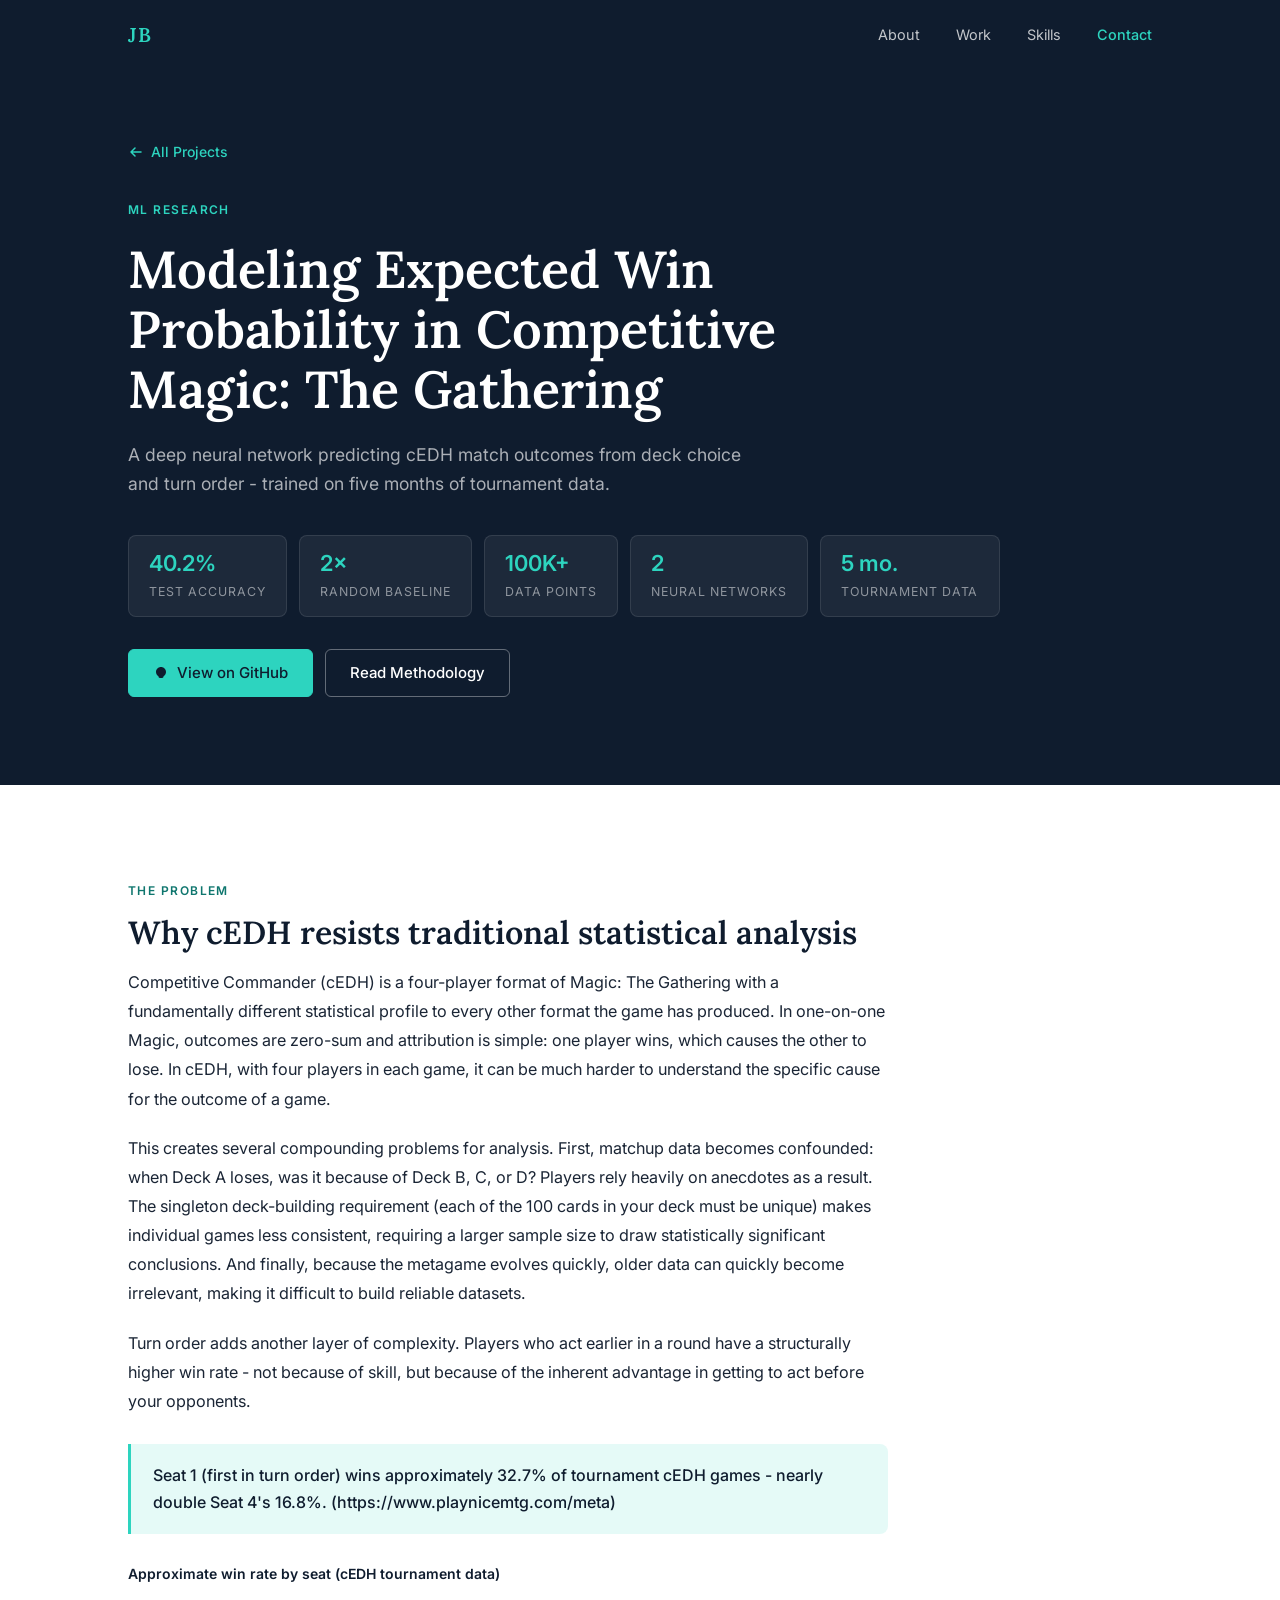
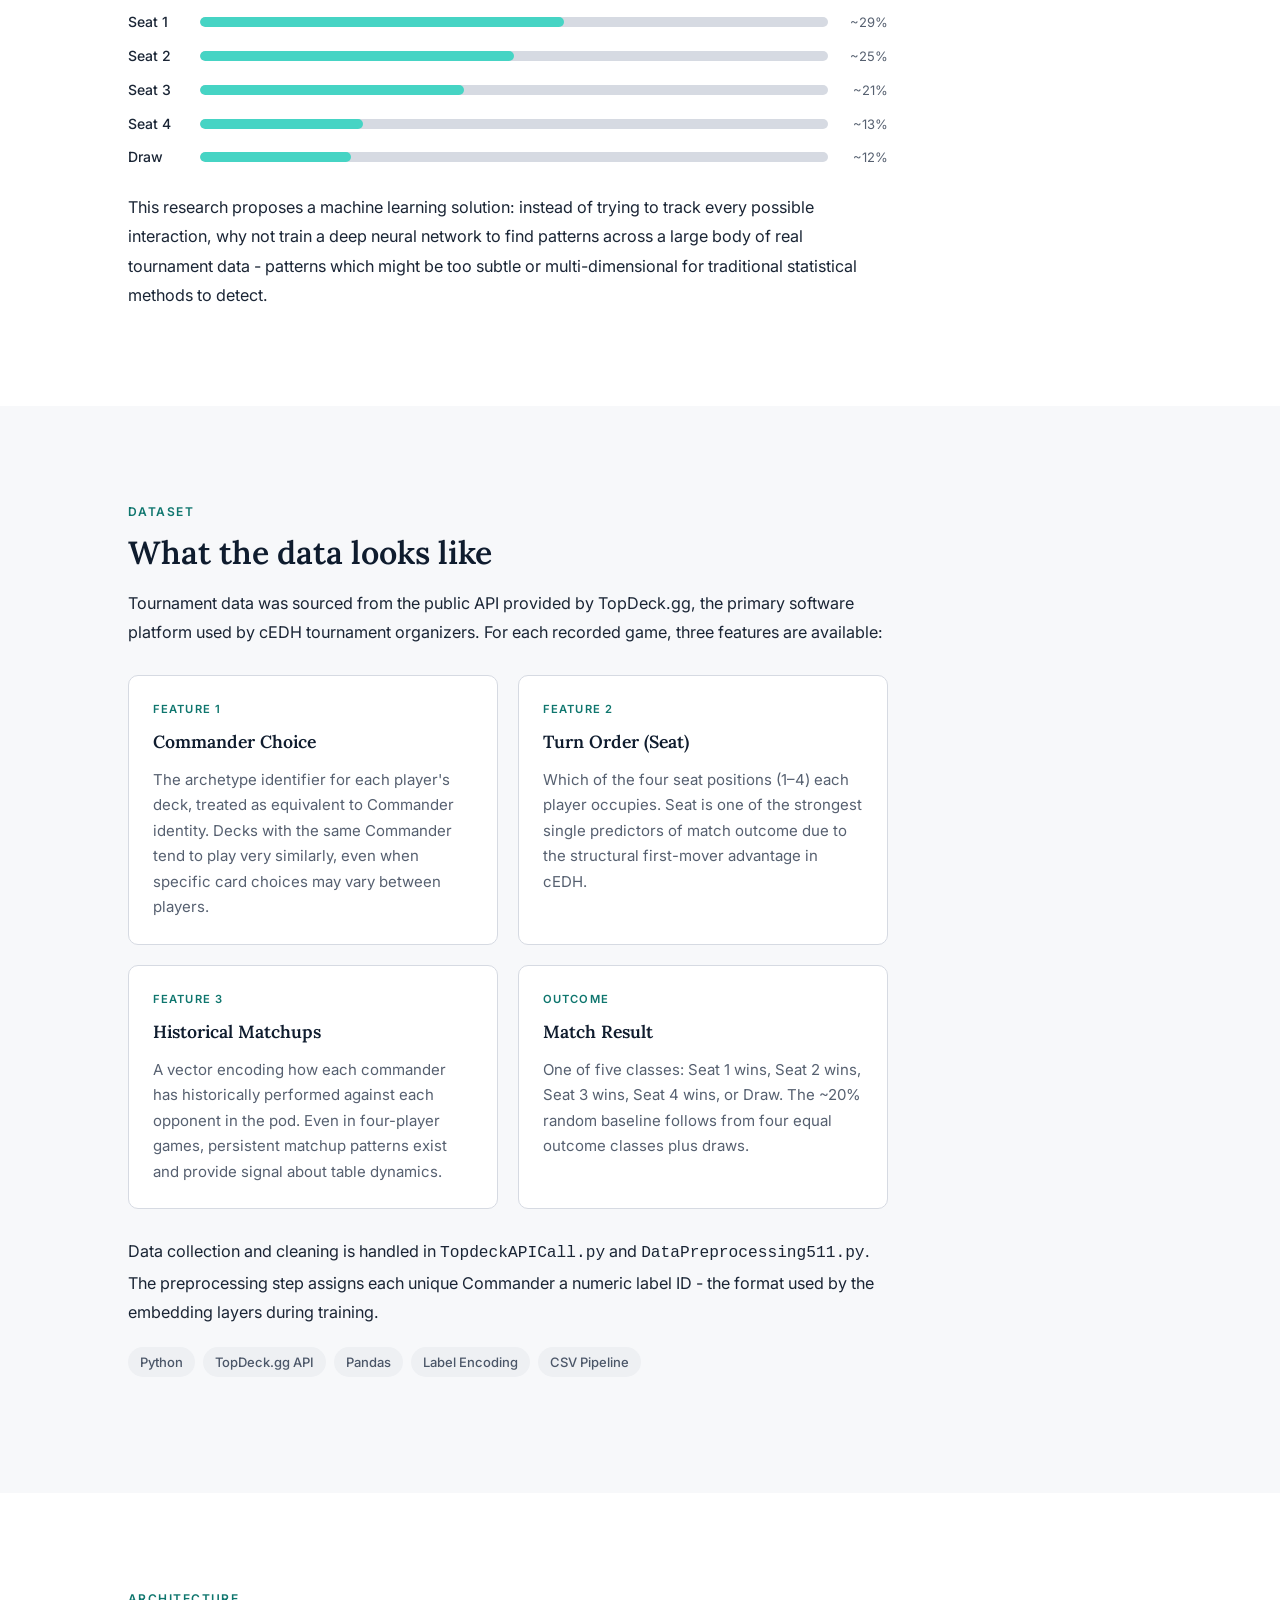
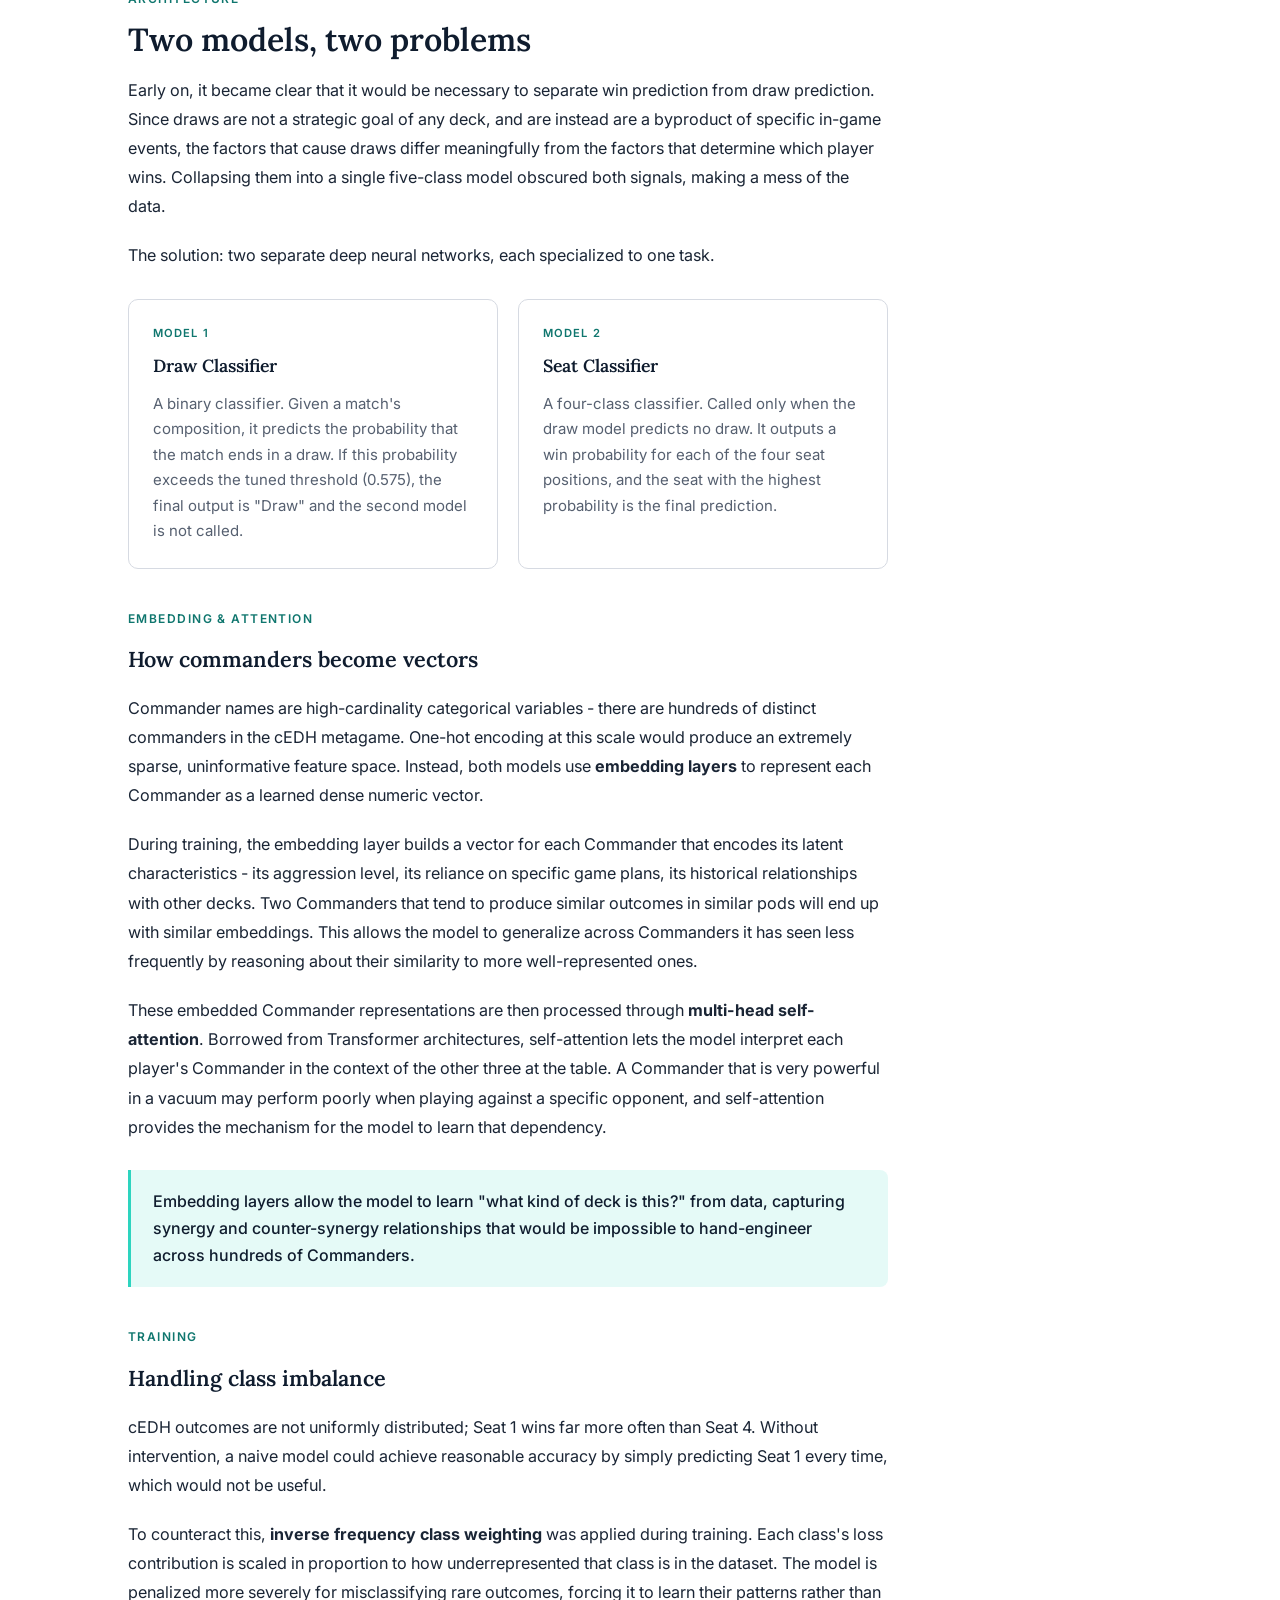
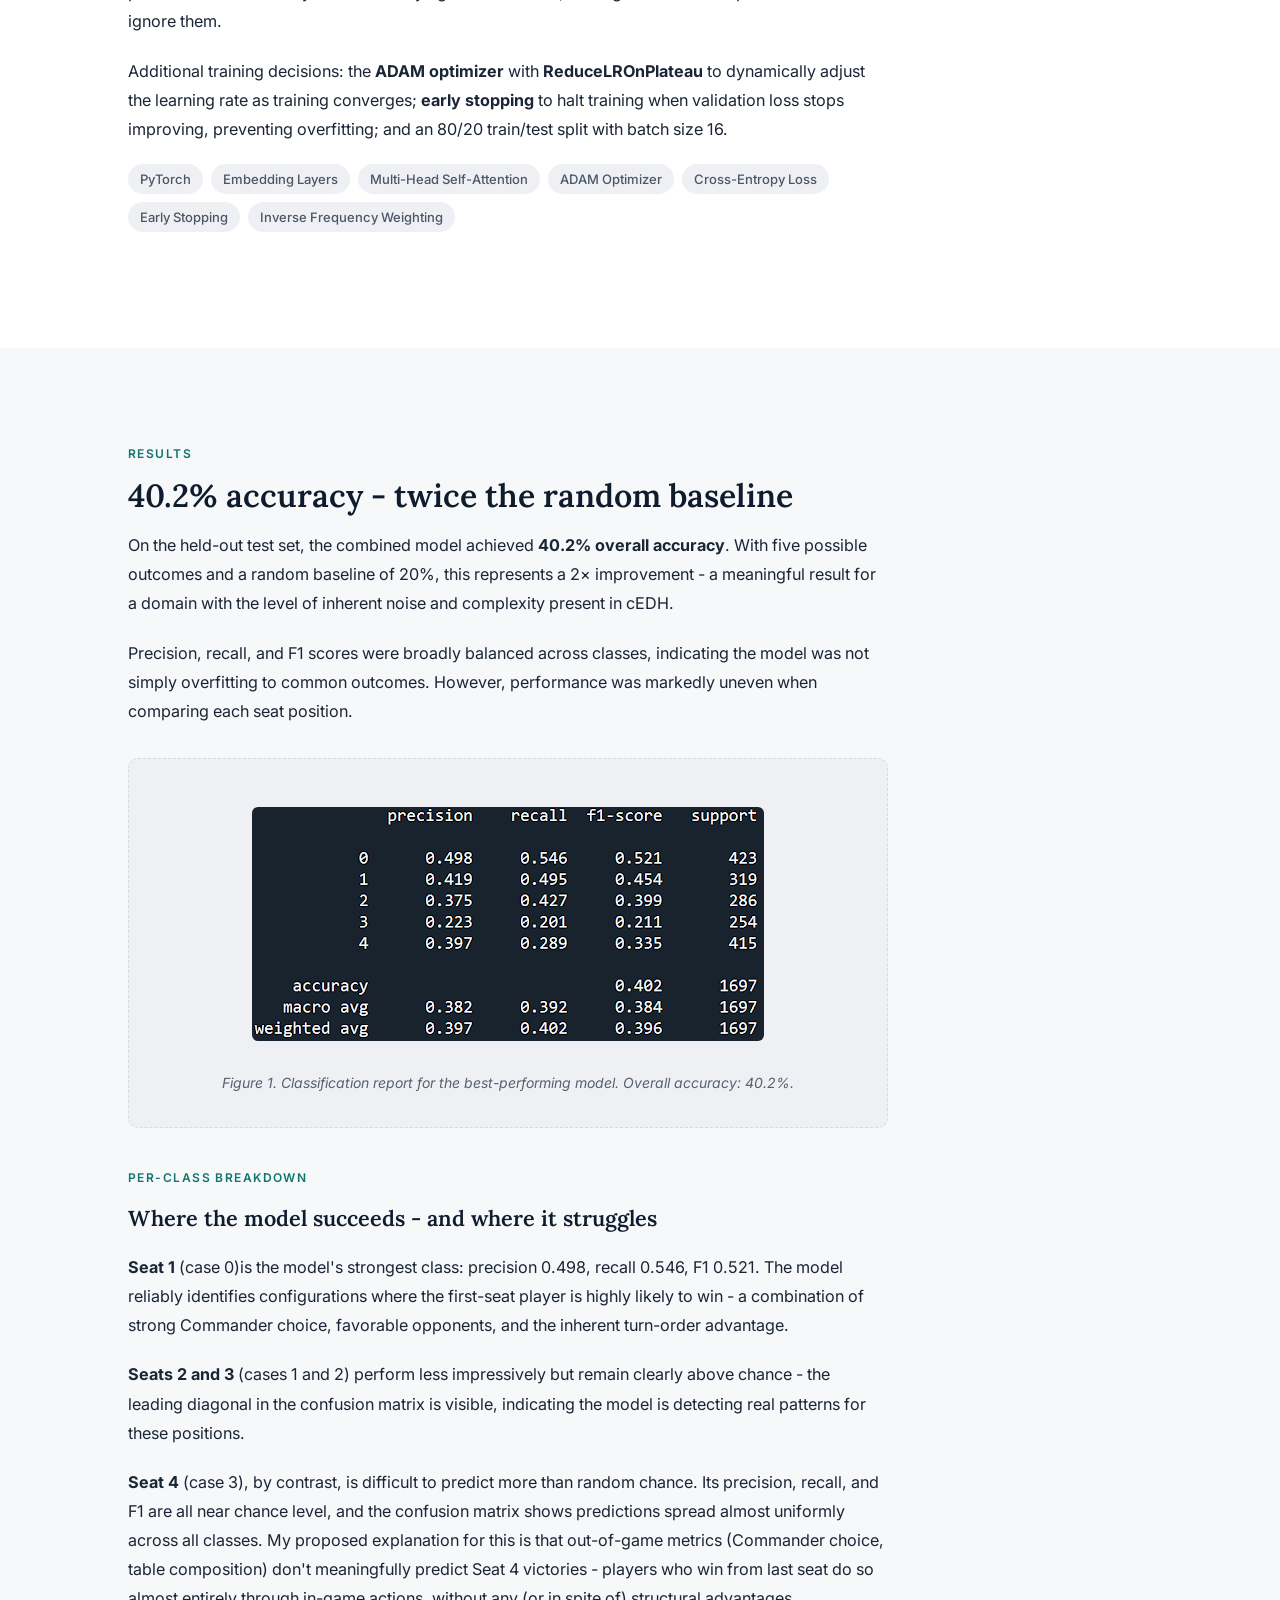
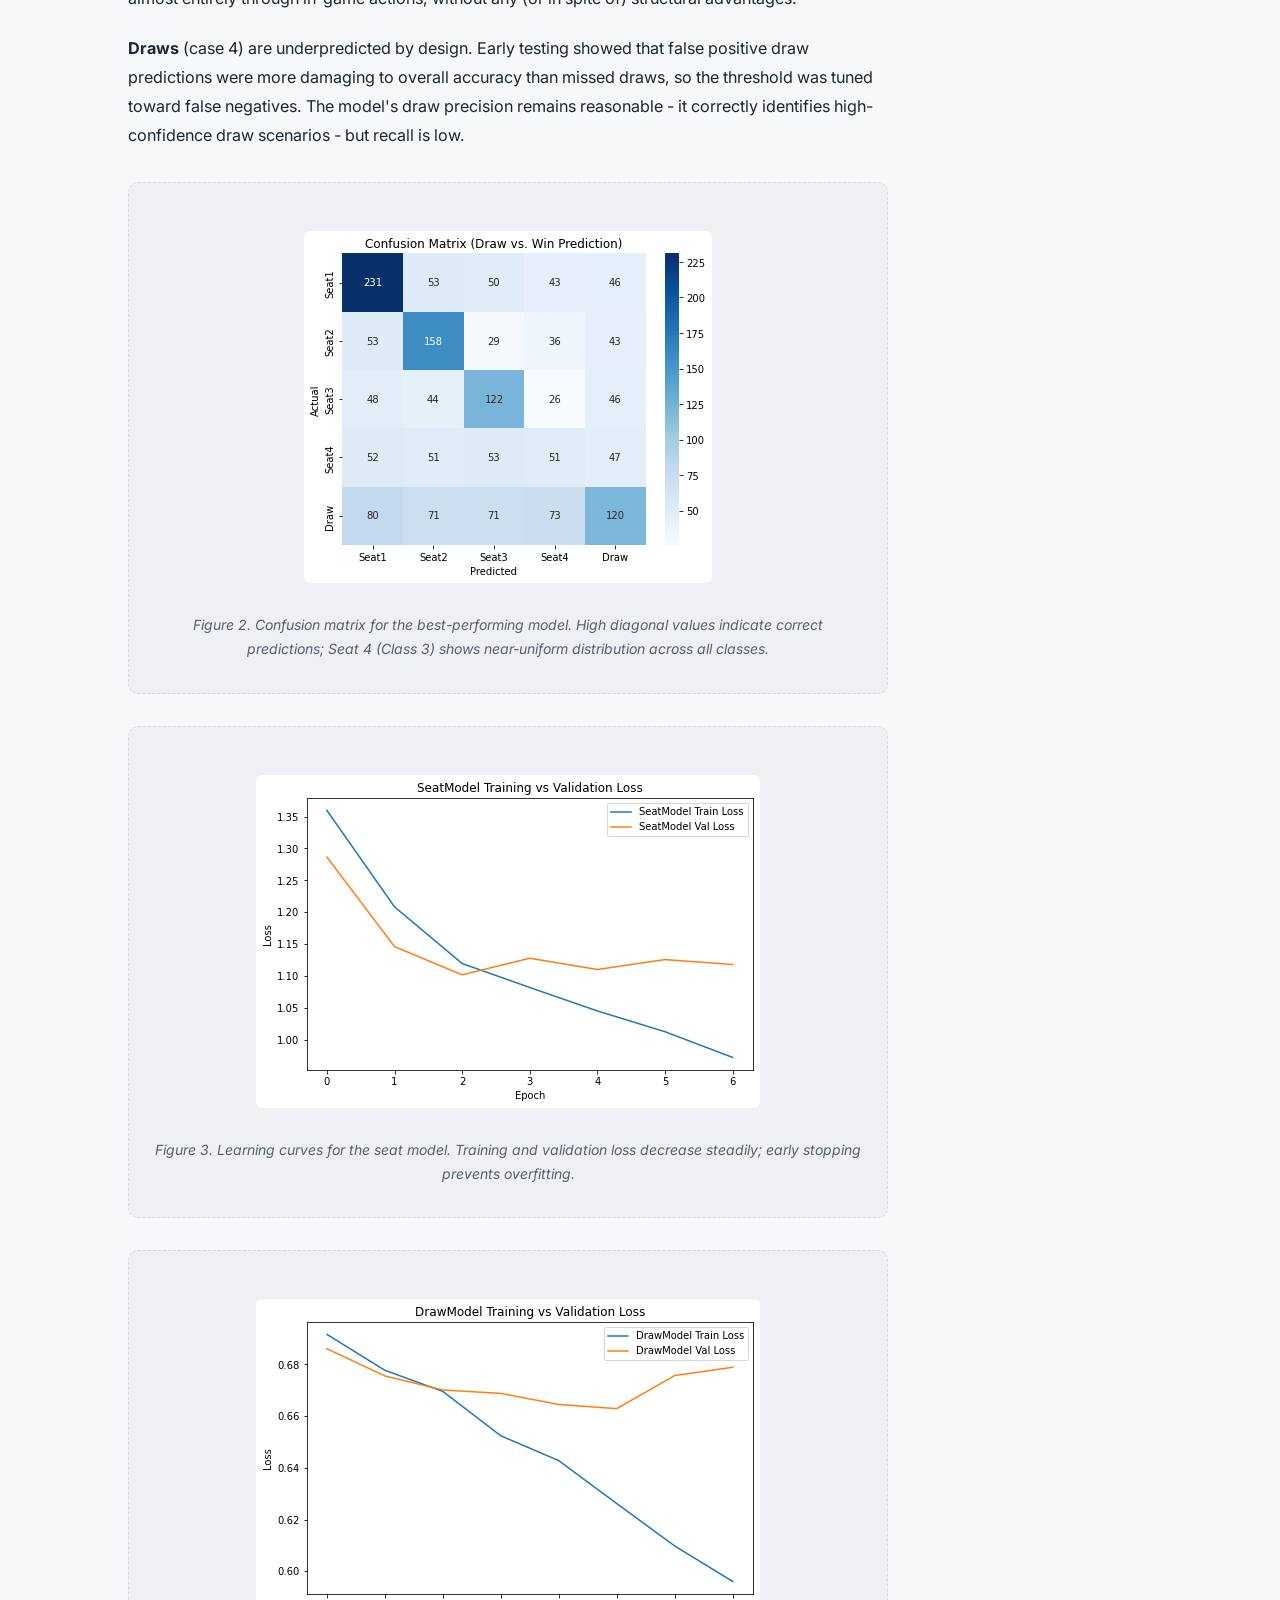
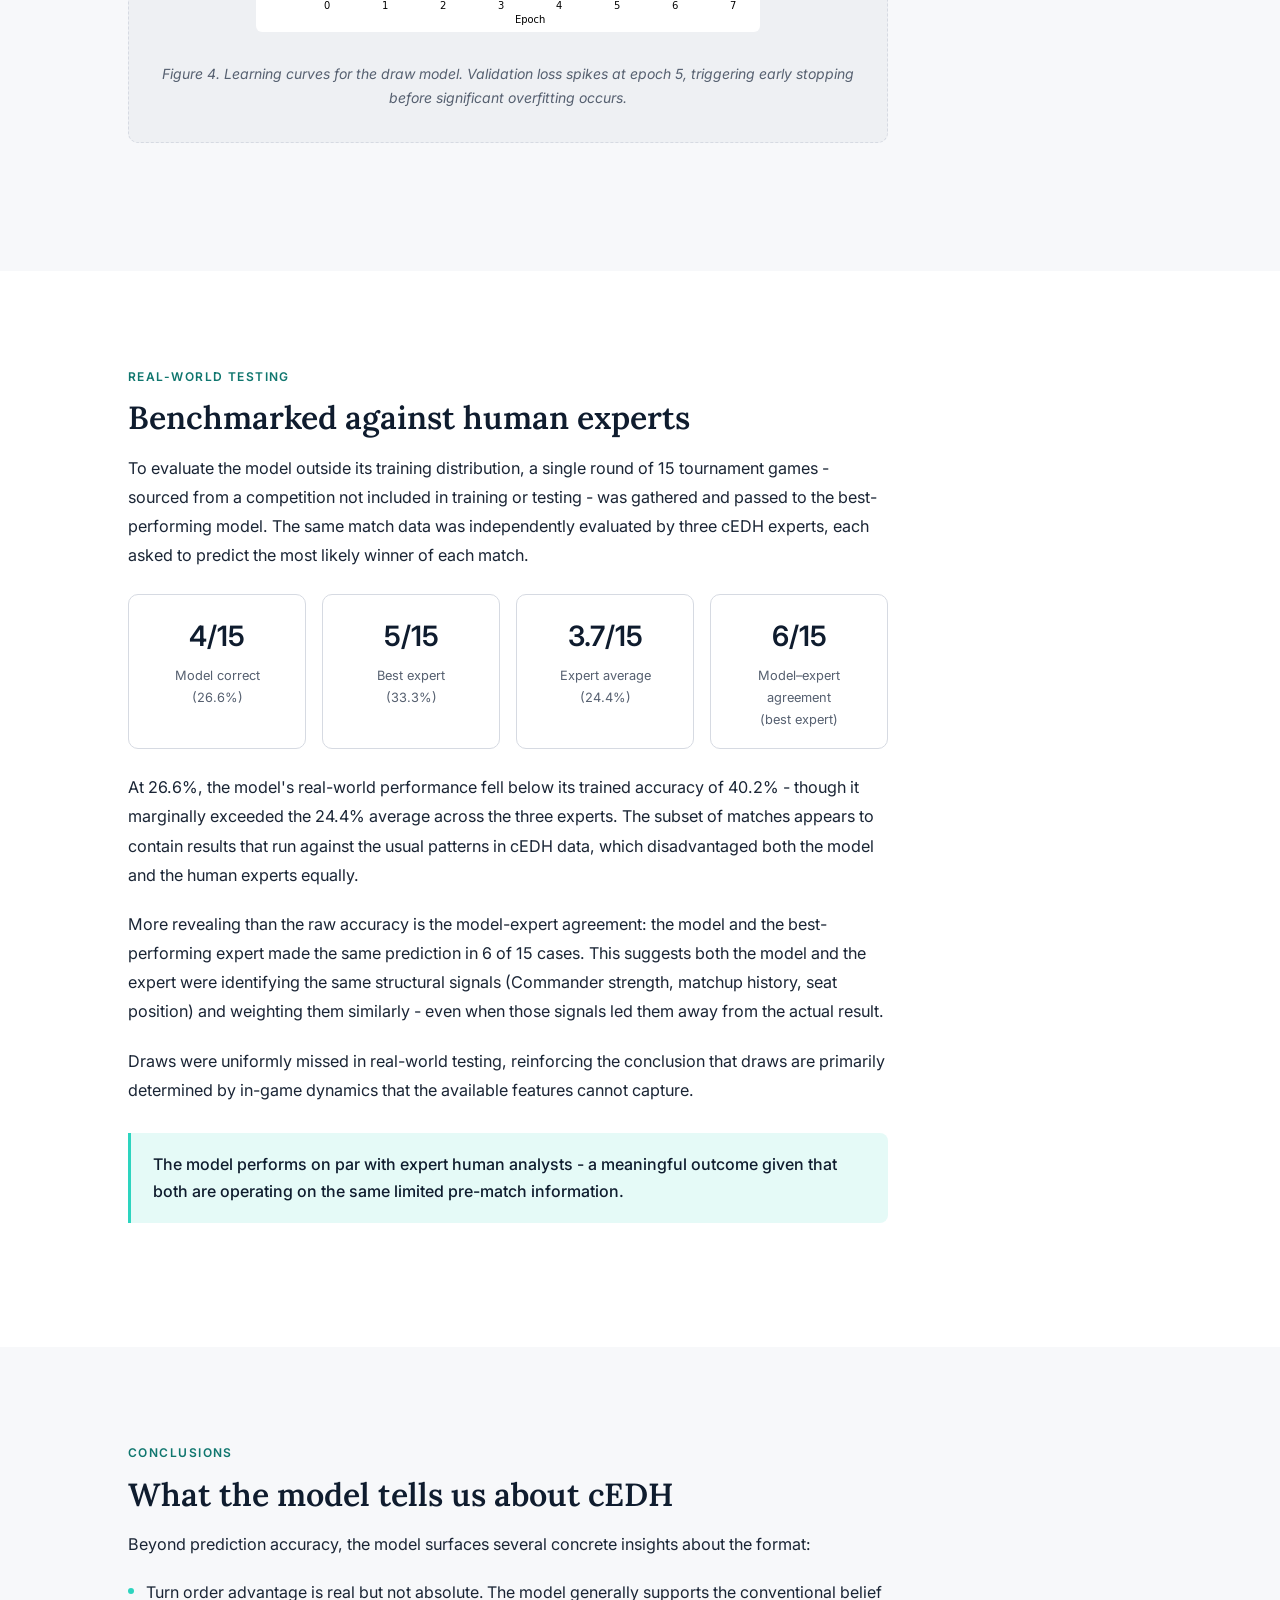
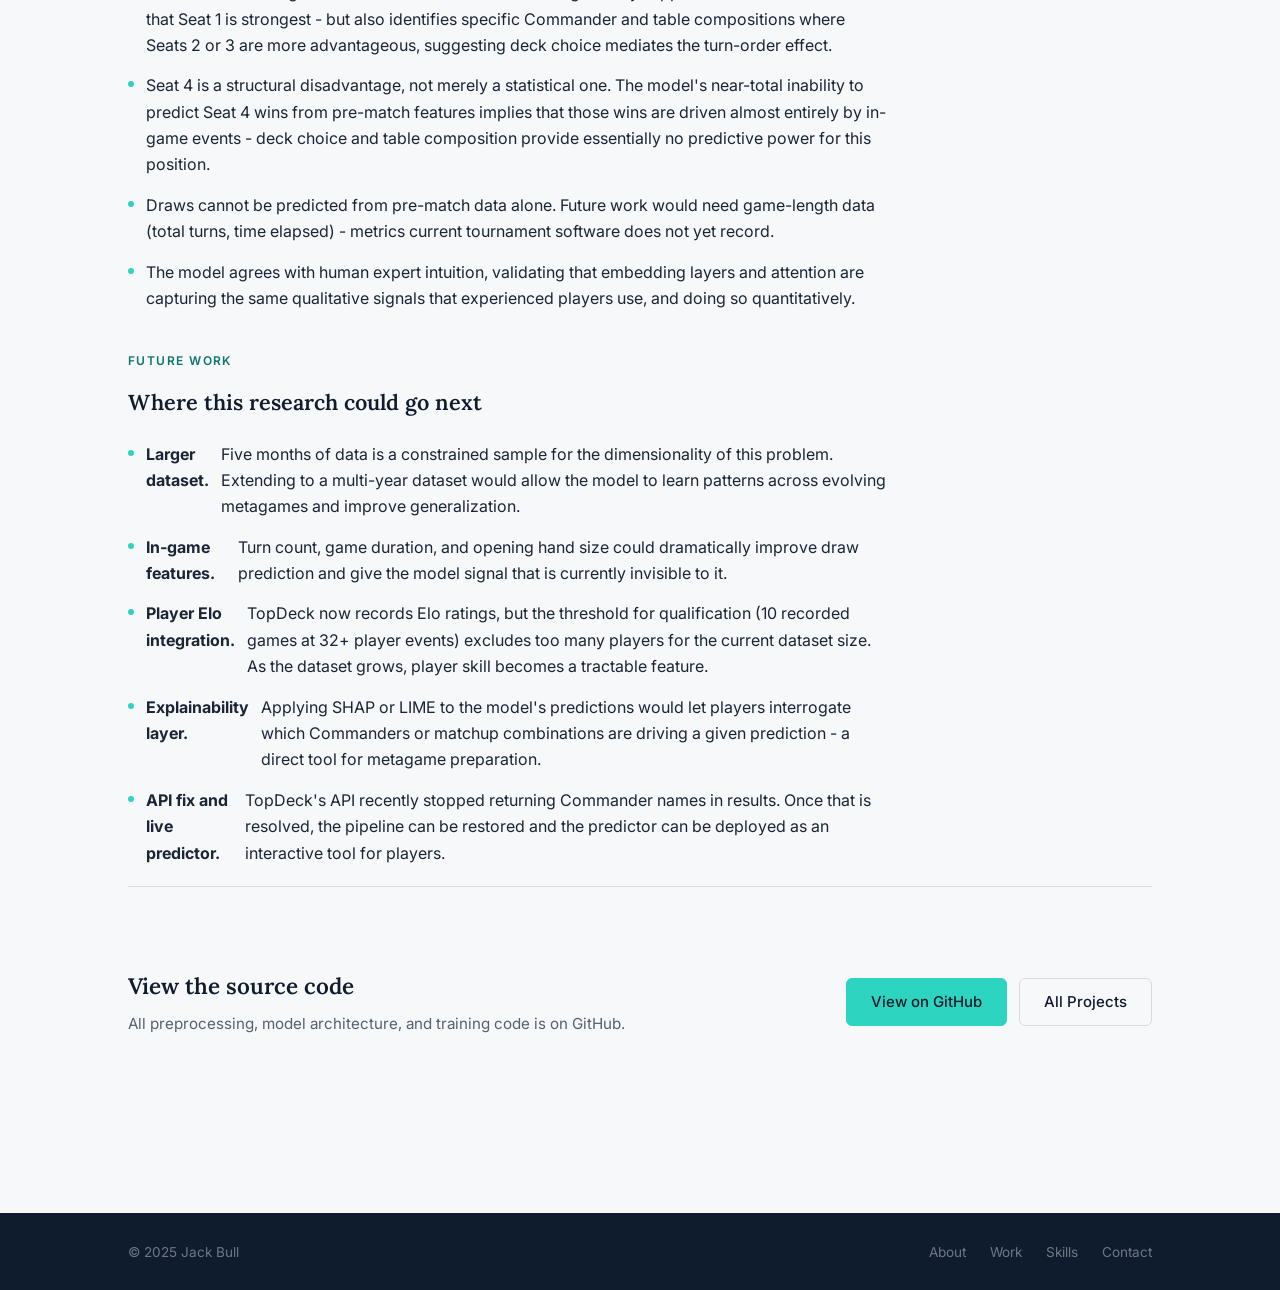
<file: projects/cedh-model.html>
<!DOCTYPE html>
<html lang="en">
<head>
  <meta charset="UTF-8" />
  <meta name="viewport" content="width=device-width, initial-scale=1.0" />
  <meta name="description" content="Case study: A deep neural network predicting cEDH match outcomes from deck choice and turn order, achieving 40% accuracy - twice the baseline." />
  <title>cEDH Matchup Prediction Model - Jack Bull</title>
  <link rel="preconnect" href="https://fonts.googleapis.com" />
  <link rel="preconnect" href="https://fonts.gstatic.com" crossorigin />
  <link href="https://fonts.googleapis.com/css2?family=Inter:wght@300;400;500;600&family=Lora:ital,wght@0,400;0,600;1,400&display=swap" rel="stylesheet" />
  <link rel="stylesheet" href="../style.css" />
  <style>
    /* ─── Case study page overrides ─────────────────────────── */

    /* Nav links point back to main page */
    .nav-logo { color: var(--accent); }

    /* Case study hero - compact dark band */
    .cs-hero {
      background: var(--navy);
      padding-block: clamp(96px, 14vw, 140px) clamp(56px, 8vw, 88px);
    }

    .cs-hero .section-label { color: var(--accent); margin-bottom: 20px; }

    .cs-title {
      font-family: var(--font-serif);
      font-size: clamp(2rem, 5vw, 3.25rem);
      font-weight: 600;
      line-height: 1.15;
      color: var(--white);
      margin-bottom: 20px;
      max-width: 760px;
    }

    .cs-subtitle {
      font-size: 1.1rem;
      color: rgba(255,255,255,.65);
      max-width: 620px;
      margin-bottom: 36px;
    }

    /* Back link */
    .back-link {
      display: inline-flex;
      align-items: center;
      gap: 7px;
      font-size: .875rem;
      font-weight: 500;
      color: var(--accent);
      margin-bottom: 36px;
      transition: gap var(--transition);
    }
    .back-link:hover { gap: 11px; }
    .back-link svg { flex-shrink: 0; }

    /* Stats strip */
    .cs-stats {
      display: flex;
      flex-wrap: wrap;
      gap: 12px;
      margin-top: 8px;
    }

    .cs-stat {
      display: flex;
      flex-direction: column;
      background: rgba(255,255,255,.06);
      border: 1px solid rgba(255,255,255,.1);
      border-radius: 8px;
      padding: 14px 20px;
      min-width: 130px;
    }

    .cs-stat-value {
      font-size: 1.375rem;
      font-weight: 600;
      color: var(--accent);
      line-height: 1.2;
    }

    .cs-stat-label {
      font-size: .775rem;
      color: rgba(255,255,255,.5);
      margin-top: 4px;
      text-transform: uppercase;
      letter-spacing: .08em;
    }

    /* Hero actions */
    .cs-hero-actions { display: flex; flex-wrap: wrap; gap: 12px; margin-top: 32px; }

    .btn-outline-white {
      background: transparent;
      color: var(--white);
      border: 1.5px solid rgba(255,255,255,.35);
    }
    .btn-outline-white:hover {
      border-color: var(--white);
      background: rgba(255,255,255,.07);
    }

    /* Body sections */
    .cs-body { max-width: 760px; }

    .cs-section { padding-block: clamp(56px, 8vw, 96px); }
    .cs-section-alt { background: var(--off-white); }

    .cs-section .section-label { margin-bottom: 12px; }
    .cs-section .section-heading { font-size: clamp(1.5rem, 3vw, 2rem); margin-bottom: 16px; }

    /* Prose */
    .cs-prose p { color: var(--text); margin-bottom: 1.25rem; font-size: 1.0125rem; line-height: 1.8; }
    .cs-prose p:last-child { margin-bottom: 0; }

    /* Callout / key insight block */
    .callout {
      border-left: 3px solid var(--accent);
      background: var(--accent-dim);
      border-radius: 0 8px 8px 0;
      padding: 18px 22px;
      margin-block: 28px;
    }
    .callout p { color: var(--navy); font-weight: 500; margin: 0; }

    /* Two-model layout */
    .model-pair {
      display: grid;
      grid-template-columns: 1fr 1fr;
      gap: 20px;
      margin-block: 28px;
    }

    @media (max-width: 600px) { .model-pair { grid-template-columns: 1fr; } }

    .model-card {
      border: 1px solid var(--gray-200);
      border-radius: var(--radius);
      padding: 24px;
      background: var(--white);
    }

    .cs-section-alt .model-card { background: var(--white); }

    .model-card-label {
      font-size: .7rem;
      font-weight: 600;
      letter-spacing: .1em;
      text-transform: uppercase;
      color: var(--accent-text);
      margin-bottom: 8px;
    }

    .model-card h4 {
      font-family: var(--font-serif);
      font-size: 1.1rem;
      font-weight: 600;
      color: var(--navy);
      margin-bottom: 10px;
    }

    .model-card p { font-size: .9375rem; color: var(--text-muted); line-height: 1.7; margin: 0; }

    /* Tech tag list */
    .cs-tags {
      display: flex;
      flex-wrap: wrap;
      gap: 8px;
      margin-block: 20px;
      list-style: none;
    }

    .cs-tags li {
      font-size: .8125rem;
      font-weight: 500;
      padding: 4px 12px;
      background: var(--gray-100);
      border-radius: 20px;
      color: var(--gray-600);
    }

    /* Figure placeholder */
    .cs-figure {
      margin-block: 32px;
      border: 1.5px dashed var(--gray-200);
      border-radius: var(--radius);
      padding: 32px 24px;
      text-align: center;
      background: var(--gray-100);
    }

    .cs-figure img {
      max-width: 100%;
      border-radius: 6px;
      margin-inline: auto;
    }

    .cs-figure figcaption {
      margin-top: 14px;
      font-size: .875rem;
      color: var(--text-muted);
      font-style: italic;
    }

    .cs-figure-placeholder {
      color: var(--gray-400);
      font-size: .9rem;
      padding-block: 16px;
    }

    /* Results table */
    .cs-table-wrap { overflow-x: auto; margin-block: 28px; }

    table {
      width: 100%;
      border-collapse: collapse;
      font-size: .9rem;
    }

    thead th {
      background: var(--navy);
      color: var(--white);
      padding: 10px 14px;
      text-align: left;
      font-weight: 500;
      font-size: .8125rem;
    }

    tbody td {
      padding: 10px 14px;
      border-bottom: 1px solid var(--gray-200);
      color: var(--text);
    }

    tbody tr:last-child td { border-bottom: none; }
    tbody tr:nth-child(even) td { background: var(--gray-100); }

    .result-correct { color: var(--accent-text); font-weight: 600; }

    /* Seat win-rate visual */
    .seat-bars { display: flex; flex-direction: column; gap: 10px; margin-block: 24px; }

    .seat-bar-row { display: flex; align-items: center; gap: 12px; }

    .seat-bar-label {
      width: 60px;
      font-size: .875rem;
      font-weight: 500;
      color: var(--text);
      flex-shrink: 0;
    }

    .seat-bar-track {
      flex: 1;
      height: 10px;
      background: var(--gray-200);
      border-radius: 999px;
      overflow: hidden;
    }

    .seat-bar-fill {
      height: 100%;
      border-radius: 999px;
      background: var(--accent);
      opacity: .85;
    }

    .seat-bar-pct {
      width: 48px;
      font-size: .8125rem;
      color: var(--text-muted);
      text-align: right;
      flex-shrink: 0;
    }

    /* Limitations list */
    .cs-list {
      list-style: none;
      display: flex;
      flex-direction: column;
      gap: 14px;
      margin-block: 20px;
    }

    .cs-list li {
      display: flex;
      gap: 12px;
      align-items: flex-start;
      font-size: 1rem;
      color: var(--text);
      line-height: 1.65;
    }

    .cs-list li::before {
      content: '';
      display: block;
      width: 6px;
      height: 6px;
      border-radius: 50%;
      background: var(--accent);
      margin-top: 9px;
      flex-shrink: 0;
    }

    /* Expert comparison inline stat */
    .compare-strip {
      display: flex;
      flex-wrap: wrap;
      gap: 16px;
      margin-block: 24px;
    }

    .compare-item {
      flex: 1;
      min-width: 160px;
      border: 1px solid var(--gray-200);
      border-radius: var(--radius);
      padding: 18px 20px;
      background: var(--white);
      text-align: center;
    }

    .compare-item-value {
      font-size: 1.75rem;
      font-weight: 600;
      color: var(--navy);
    }

    .compare-item-label {
      font-size: .8rem;
      color: var(--text-muted);
      margin-top: 4px;
    }

    /* Page footer spacing */
    .cs-footer-cta {
      display: flex;
      flex-wrap: wrap;
      align-items: center;
      justify-content: space-between;
      gap: 24px;
      padding-block: clamp(48px, 7vw, 80px);
      border-top: 1px solid var(--gray-200);
    }

    .cs-footer-cta-text h3 {
      font-family: var(--font-serif);
      font-size: 1.4rem;
      font-weight: 600;
      color: var(--navy);
      margin-bottom: 6px;
    }

    .cs-footer-cta-text p { font-size: .95rem; color: var(--text-muted); margin: 0; }

    .cs-footer-cta-actions { display: flex; gap: 12px; flex-wrap: wrap; }
  </style>
</head>
<body>

  <a href="../index.html#main-content" class="skip-link">Skip to main content</a>

  <!-- Navigation -->
  <header class="site-header scrolled" id="site-header">
    <nav class="nav container" aria-label="Primary navigation">
      <a href="../index.html" class="nav-logo">JB</a>
      <button class="nav-toggle" id="nav-toggle" aria-label="Toggle navigation" aria-expanded="false" aria-controls="nav-links">
        <span></span><span></span><span></span>
      </button>
      <ul class="nav-links" id="nav-links" role="list">
        <li><a href="../index.html#about">About</a></li>
        <li><a href="../index.html#work">Work</a></li>
        <li><a href="../index.html#skills">Skills</a></li>
        <li><a href="../index.html#contact" class="nav-cta">Contact</a></li>
      </ul>
    </nav>
  </header>

  <main id="main-content">

    <!-- Hero -->
    <section class="cs-hero" aria-label="Project overview">
      <div class="container">

        <a href="../index.html#work" class="back-link" aria-label="Back to all projects">
          <svg width="16" height="16" viewBox="0 0 16 16" fill="none" aria-hidden="true">
            <path d="M13 8H3M7 12L3 8L7 4" stroke="currentColor" stroke-width="1.5" stroke-linecap="round" stroke-linejoin="round"/>
          </svg>
          All Projects
        </a>

        <div class="section-label">ML Research</div>
        <h1 class="cs-title">Modeling Expected Win Probability in Competitive Magic: The Gathering</h1>
        <p class="cs-subtitle">A deep neural network predicting cEDH match outcomes from deck choice and turn order - trained on five months of tournament data.</p>

        <div class="cs-stats" role="list" aria-label="Project key figures">
          <div class="cs-stat" role="listitem">
            <span class="cs-stat-value">40.2%</span>
            <span class="cs-stat-label">Test Accuracy</span>
          </div>
          <div class="cs-stat" role="listitem">
            <span class="cs-stat-value">2×</span>
            <span class="cs-stat-label">Random Baseline</span>
          </div>
          <div class="cs-stat" role="listitem">
            <span class="cs-stat-value">100K+</span>
            <span class="cs-stat-label">Data Points</span>
          </div>
          <div class="cs-stat" role="listitem">
            <span class="cs-stat-value">2</span>
            <span class="cs-stat-label">Neural Networks</span>
          </div>
          <div class="cs-stat" role="listitem">
            <span class="cs-stat-value">5 mo.</span>
            <span class="cs-stat-label">Tournament Data</span>
          </div>
        </div>

        <div class="cs-hero-actions">
          <a href="https://github.com/Plebeian01/cEDH_Matchup_Prediction_Tool" target="_blank" rel="noopener noreferrer" class="btn btn-primary" aria-label="View source code on GitHub (opens in new tab)">
            <svg width="16" height="16" viewBox="0 0 16 16" fill="none" aria-hidden="true">
              <path d="M6 12c0 .55.45 1 1 1h2c.55 0 1-.45 1-1v-1H6v1zM8 2C5.24 2 3 4.24 3 7c0 1.85 1.01 3.47 2.5 4.33V12c0 .28.22.5.5.5h4c.28 0 .5-.22.5-.5v-.67C11.99 10.47 13 8.85 13 7c0-2.76-2.24-5-5-5z" fill="currentColor"/>
            </svg>
            View on GitHub
          </a>
          <a href="#methodology" class="btn btn-outline-white">Read Methodology</a>
        </div>

      </div>
    </section>

    <!-- Problem -->
    <section class="cs-section" id="problem" aria-label="Problem statement">
      <div class="container">
        <div class="cs-body">
          <div class="section-label reveal">The Problem</div>
          <h2 class="section-heading reveal">Why cEDH resists traditional statistical analysis</h2>

          <div class="cs-prose reveal">
            <p>Competitive Commander (cEDH) is a four-player format of Magic: The Gathering with a fundamentally different statistical profile to every other format the game has produced. In one-on-one Magic, outcomes are zero-sum and attribution is simple: one player wins, which causes the other to lose. In cEDH, with four players in each game, it can be much harder to understand the specific cause for the outcome of a game.</p>

            <p>This creates several compounding problems for analysis. First, matchup data becomes confounded: when Deck A loses, was it because of Deck B, C, or D? Players rely heavily on anecdotes as a result. The singleton deck-building requirement (each of the 100 cards in your deck must be unique) makes individual games less consistent, requiring a larger sample size to draw statistically significant conclusions. And finally, because the metagame evolves quickly, older data can quickly become irrelevant, making it difficult to build reliable datasets.</p>

            <p>Turn order adds another layer of complexity. Players who act earlier in a round have a structurally higher win rate - not because of skill, but because of the inherent advantage in getting to act before your opponents.</p>
          </div>

          <div class="callout reveal" role="note">
            <p>Seat 1 (first in turn order) wins approximately 32.7% of tournament cEDH games - nearly double Seat 4's 16.8%. (https://www.playnicemtg.com/meta)</p>
          </div>

          <!-- Seat win-rate visual -->
          <div class="reveal" aria-label="Win rate by seat position">
            <p style="font-size:.875rem;font-weight:600;color:var(--navy);margin-bottom:14px;">Approximate win rate by seat (cEDH tournament data)</p>
            <div class="seat-bars" role="list">
              <div class="seat-bar-row" role="listitem">
                <span class="seat-bar-label">Seat 1</span>
                <div class="seat-bar-track"><div class="seat-bar-fill" style="width:58%" aria-hidden="true"></div></div>
                <span class="seat-bar-pct">~29%</span>
              </div>
              <div class="seat-bar-row" role="listitem">
                <span class="seat-bar-label">Seat 2</span>
                <div class="seat-bar-track"><div class="seat-bar-fill" style="width:50%" aria-hidden="true"></div></div>
                <span class="seat-bar-pct">~25%</span>
              </div>
              <div class="seat-bar-row" role="listitem">
                <span class="seat-bar-label">Seat 3</span>
                <div class="seat-bar-track"><div class="seat-bar-fill" style="width:42%" aria-hidden="true"></div></div>
                <span class="seat-bar-pct">~21%</span>
              </div>
              <div class="seat-bar-row" role="listitem">
                <span class="seat-bar-label">Seat 4</span>
                <div class="seat-bar-track"><div class="seat-bar-fill" style="width:26%" aria-hidden="true"></div></div>
                <span class="seat-bar-pct">~13%</span>
              </div>
              <div class="seat-bar-row" role="listitem">
                <span class="seat-bar-label">Draw</span>
                <div class="seat-bar-track"><div class="seat-bar-fill" style="width:24%" aria-hidden="true"></div></div>
                <span class="seat-bar-pct">~12%</span>
              </div>
            </div>
          </div>

          <div class="cs-prose reveal">
            <p style="margin-top:24px;">This research proposes a machine learning solution: instead of trying to track every possible interaction, why not train a deep neural network to find patterns across a large body of real tournament data - patterns which might be too subtle or multi-dimensional for traditional statistical methods to detect.</p>
          </div>
        </div>
      </div>
    </section>

    <!-- Dataset -->
    <section class="cs-section cs-section-alt" id="dataset" aria-label="Dataset and data pipeline">
      <div class="container">
        <div class="cs-body">
          <div class="section-label reveal">Dataset</div>
          <h2 class="section-heading reveal">What the data looks like</h2>

          <div class="cs-prose reveal">
            <p>Tournament data was sourced from the public API provided by TopDeck.gg, the primary software platform used by cEDH tournament organizers. For each recorded game, three features are available:</p>
          </div>

          <div class="model-pair reveal">
            <div class="model-card">
              <div class="model-card-label">Feature 1</div>
              <h4>Commander Choice</h4>
              <p>The archetype identifier for each player's deck, treated as equivalent to Commander identity. Decks with the same Commander tend to play very similarly, even when specific card choices may vary between players.</p>
            </div>
            <div class="model-card">
              <div class="model-card-label">Feature 2</div>
              <h4>Turn Order (Seat)</h4>
              <p>Which of the four seat positions (1–4) each player occupies. Seat is one of the strongest single predictors of match outcome due to the structural first-mover advantage in cEDH.</p>
            </div>
            <div class="model-card">
              <div class="model-card-label">Feature 3</div>
              <h4>Historical Matchups</h4>
              <p>A vector encoding how each commander has historically performed against each opponent in the pod. Even in four-player games, persistent matchup patterns exist and provide signal about table dynamics.</p>
            </div>
            <div class="model-card">
              <div class="model-card-label">Outcome</div>
              <h4>Match Result</h4>
              <p>One of five classes: Seat 1 wins, Seat 2 wins, Seat 3 wins, Seat 4 wins, or Draw. The ~20% random baseline follows from four equal outcome classes plus draws.</p>
            </div>
          </div>

          <div class="cs-prose reveal">
            <p>Data collection and cleaning is handled in <code>TopdeckAPICall.py</code> and <code>DataPreprocessing511.py</code>. The preprocessing step assigns each unique Commander a numeric label ID - the format used by the embedding layers during training.</p>
          </div>

          <ul class="cs-tags reveal" role="list" aria-label="Technologies used">
            <li>Python</li>
            <li>TopDeck.gg API</li>
            <li>Pandas</li>
            <li>Label Encoding</li>
            <li>CSV Pipeline</li>
          </ul>
        </div>
      </div>
    </section>

    <!-- Methodology -->
    <section class="cs-section" id="methodology" aria-label="Model architecture and methodology">
      <div class="container">
        <div class="cs-body">
          <div class="section-label reveal">Architecture</div>
          <h2 class="section-heading reveal">Two models, two problems</h2>

          <div class="cs-prose reveal">
            <p>Early on, it became clear that it would be necessary to separate win prediction from draw prediction. Since draws are not a strategic goal of any deck, and are instead are a byproduct of specific in-game events, the factors that cause draws differ meaningfully from the factors that determine which player wins. Collapsing them into a single five-class model obscured both signals, making a mess of the data.</p>
            <p>The solution: two separate deep neural networks, each specialized to one task.</p>
          </div>

          <div class="model-pair reveal">
            <div class="model-card">
              <div class="model-card-label">Model 1</div>
              <h4>Draw Classifier</h4>
              <p>A binary classifier. Given a match's composition, it predicts the probability that the match ends in a draw. If this probability exceeds the tuned threshold (0.575), the final output is "Draw" and the second model is not called.</p>
            </div>
            <div class="model-card">
              <div class="model-card-label">Model 2</div>
              <h4>Seat Classifier</h4>
              <p>A four-class classifier. Called only when the draw model predicts no draw. It outputs a win probability for each of the four seat positions, and the seat with the highest probability is the final prediction.</p>
            </div>
          </div>

          <div class="section-label reveal" style="margin-top:40px;">Embedding &amp; Attention</div>
          <h3 class="reveal" style="font-family:var(--font-serif);font-size:1.35rem;font-weight:600;color:var(--navy);margin-bottom:16px;">How commanders become vectors</h3>

          <div class="cs-prose reveal">
            <p>Commander names are high-cardinality categorical variables - there are hundreds of distinct commanders in the cEDH metagame. One-hot encoding at this scale would produce an extremely sparse, uninformative feature space. Instead, both models use <strong>embedding layers</strong> to represent each Commander as a learned dense numeric vector.</p>
            <p>During training, the embedding layer builds a vector for each Commander that encodes its latent characteristics - its aggression level, its reliance on specific game plans, its historical relationships with other decks. Two Commanders that tend to produce similar outcomes in similar pods will end up with similar embeddings. This allows the model to generalize across Commanders it has seen less frequently by reasoning about their similarity to more well-represented ones.</p>
            <p>These embedded Commander representations are then processed through <strong>multi-head self-attention</strong>. Borrowed from Transformer architectures, self-attention lets the model interpret each player's Commander in the context of the other three at the table. A Commander that is very powerful in a vacuum may perform poorly when playing against a specific opponent, and self-attention provides the mechanism for the model to learn that dependency.</p>
          </div>

          <div class="callout reveal" role="note">
            <p>Embedding layers allow the model to learn "what kind of deck is this?" from data, capturing synergy and counter-synergy relationships that would be impossible to hand-engineer across hundreds of Commanders.</p>
          </div>

          <div class="section-label reveal" style="margin-top:40px;">Training</div>
          <h3 class="reveal" style="font-family:var(--font-serif);font-size:1.35rem;font-weight:600;color:var(--navy);margin-bottom:16px;">Handling class imbalance</h3>

          <div class="cs-prose reveal">
            <p>cEDH outcomes are not uniformly distributed; Seat 1 wins far more often than Seat 4. Without intervention, a naive model could achieve reasonable accuracy by simply predicting Seat 1 every time, which would not be useful.</p>
            <p>To counteract this, <strong>inverse frequency class weighting</strong> was applied during training. Each class's loss contribution is scaled in proportion to how underrepresented that class is in the dataset. The model is penalized more severely for misclassifying rare outcomes, forcing it to learn their patterns rather than ignore them.</p>
            <p>Additional training decisions: the <strong>ADAM optimizer</strong> with <strong>ReduceLROnPlateau</strong> to dynamically adjust the learning rate as training converges; <strong>early stopping</strong> to halt training when validation loss stops improving, preventing overfitting; and an 80/20 train/test split with batch size 16.</p>
          </div>

          <ul class="cs-tags reveal" role="list" aria-label="Technologies used in training">
            <li>PyTorch</li>
            <li>Embedding Layers</li>
            <li>Multi-Head Self-Attention</li>
            <li>ADAM Optimizer</li>
            <li>Cross-Entropy Loss</li>
            <li>Early Stopping</li>
            <li>Inverse Frequency Weighting</li>
          </ul>
        </div>
      </div>
    </section>

    <!-- Results -->
    <section class="cs-section cs-section-alt" id="results" aria-label="Results and analysis">
      <div class="container">
        <div class="cs-body">
          <div class="section-label reveal">Results</div>
          <h2 class="section-heading reveal">40.2% accuracy - twice the random baseline</h2>

          <div class="cs-prose reveal">
            <p>On the held-out test set, the combined model achieved <strong>40.2% overall accuracy</strong>. With five possible outcomes and a random baseline of 20%, this represents a 2× improvement - a meaningful result for a domain with the level of inherent noise and complexity present in cEDH.</p>
            <p>Precision, recall, and F1 scores were broadly balanced across classes, indicating the model was not simply overfitting to common outcomes. However, performance was markedly uneven when comparing each seat position.</p>
          </div>

          <figure class="cs-figure reveal" aria-label="Classification report figure">
            <div class="cs-figure-placeholder">
              <img src="../511 Images/511ClassReport.png" alt="Classification report showing 40.2% overall accuracy with per-class precision, recall, and F1 scores" style="max-width:100%;border-radius:6px;" />
            </div>
            <figcaption>Figure 1. Classification report for the best-performing model. Overall accuracy: 40.2%.</figcaption>
          </figure>

          <div class="section-label reveal" style="margin-top:40px;">Per-class breakdown</div>
          <h3 class="reveal" style="font-family:var(--font-serif);font-size:1.35rem;font-weight:600;color:var(--navy);margin-bottom:16px;">Where the model succeeds - and where it struggles</h3>

          <div class="cs-prose reveal">
            <p><strong>Seat 1</strong> (case 0)is the model's strongest class: precision 0.498, recall 0.546, F1 0.521. The model reliably identifies configurations where the first-seat player is highly likely to win - a combination of strong Commander choice, favorable opponents, and the inherent turn-order advantage.</p>
            <p><strong>Seats 2 and 3</strong> (cases 1 and 2) perform less impressively but remain clearly above chance - the leading diagonal in the confusion matrix is visible, indicating the model is detecting real patterns for these positions.</p>
            <p><strong>Seat 4</strong> (case 3), by contrast, is difficult to predict more than random chance. Its precision, recall, and F1 are all near chance level, and the confusion matrix shows predictions spread almost uniformly across all classes. My proposed explanation for this is that out-of-game metrics (Commander choice, table composition) don't meaningfully predict Seat 4 victories - players who win from last seat do so almost entirely through in-game actions, without any (or in spite of) structural advantages.</p>
            <p><strong>Draws</strong> (case 4) are underpredicted by design. Early testing showed that false positive draw predictions were more damaging to overall accuracy than missed draws, so the threshold was tuned toward false negatives. The model's draw precision remains reasonable - it correctly identifies high-confidence draw scenarios - but recall is low.</p>
          </div>

          <figure class="cs-figure reveal" aria-label="Confusion matrix figure">
            <div class="cs-figure-placeholder">
              <img src="../511 Images/511ConfusionMatrix.png" alt="Confusion matrix showing strong diagonal for Seats 1-3 and near-uniform distribution for Seat 4" style="max-width:100%;border-radius:6px;" />
            </div>
            <figcaption>Figure 2. Confusion matrix for the best-performing model. High diagonal values indicate correct predictions; Seat 4 (Class 3) shows near-uniform distribution across all classes.</figcaption>
          </figure>

          <figure class="cs-figure reveal" aria-label="Learning curves for seat model">
            <div class="cs-figure-placeholder">
              <img src="../511 Images/511SeatLearnCurve.png" alt="Seat model learning curves showing stable convergence with training and validation loss decreasing together" style="max-width:100%;border-radius:6px;" />
            </div>
            <figcaption>Figure 3. Learning curves for the seat model. Training and validation loss decrease steadily; early stopping prevents overfitting.</figcaption>
          </figure>

          <figure class="cs-figure reveal" aria-label="Learning curves for draw model">
            <div class="cs-figure-placeholder">
              <img src="../511 Images/511DrawLearnCurve.png" alt="Draw model learning curves showing validation loss spike at epoch 5 triggering early stopping" style="max-width:100%;border-radius:6px;" />
            </div>
            <figcaption>Figure 4. Learning curves for the draw model. Validation loss spikes at epoch 5, triggering early stopping before significant overfitting occurs.</figcaption>
          </figure>
        </div>
      </div>
    </section>

    <!-- Real-world testing -->
    <section class="cs-section" id="real-world" aria-label="Real-world testing">
      <div class="container">
        <div class="cs-body">
          <div class="section-label reveal">Real-World Testing</div>
          <h2 class="section-heading reveal">Benchmarked against human experts</h2>

          <div class="cs-prose reveal">
            <p>To evaluate the model outside its training distribution, a single round of 15 tournament games - sourced from a competition not included in training or testing - was gathered and passed to the best-performing model. The same match data was independently evaluated by three cEDH experts, each asked to predict the most likely winner of each match.</p>
          </div>

          <div class="compare-strip reveal" role="list" aria-label="Accuracy comparison">
            <div class="compare-item" role="listitem">
              <div class="compare-item-value">4/15</div>
              <div class="compare-item-label">Model correct<br>(26.6%)</div>
            </div>
            <div class="compare-item" role="listitem">
              <div class="compare-item-value">5/15</div>
              <div class="compare-item-label">Best expert<br>(33.3%)</div>
            </div>
            <div class="compare-item" role="listitem">
              <div class="compare-item-value">3.7/15</div>
              <div class="compare-item-label">Expert average<br>(24.4%)</div>
            </div>
            <div class="compare-item" role="listitem">
              <div class="compare-item-value">6/15</div>
              <div class="compare-item-label">Model–expert agreement<br>(best expert)</div>
            </div>
          </div>

          <div class="cs-prose reveal">
            <p>At 26.6%, the model's real-world performance fell below its trained accuracy of 40.2% - though it marginally exceeded the 24.4% average across the three experts. The subset of matches appears to contain results that run against the usual patterns in cEDH data, which disadvantaged both the model and the human experts equally.</p>
            <p>More revealing than the raw accuracy is the model-expert agreement: the model and the best-performing expert made the same prediction in 6 of 15 cases. This suggests both the model and the expert were identifying the same structural signals (Commander strength, matchup history, seat position) and weighting them similarly - even when those signals led them away from the actual result.</p>
            <p>Draws were uniformly missed in real-world testing, reinforcing the conclusion that draws are primarily determined by in-game dynamics that the available features cannot capture.</p>
          </div>

          <div class="callout reveal" role="note">
            <p>The model performs on par with expert human analysts - a meaningful outcome given that both are operating on the same limited pre-match information.</p>
          </div>
        </div>
      </div>
    </section>

    <!-- Conclusions -->
    <section class="cs-section cs-section-alt" id="conclusions" aria-label="Conclusions and future work">
      <div class="container">
        <div class="cs-body">
          <div class="section-label reveal">Conclusions</div>
          <h2 class="section-heading reveal">What the model tells us about cEDH</h2>

          <div class="cs-prose reveal">
            <p>Beyond prediction accuracy, the model surfaces several concrete insights about the format:</p>
          </div>

          <ul class="cs-list reveal" aria-label="Key findings">
            <li>Turn order advantage is real but not absolute. The model generally supports the conventional belief that Seat 1 is strongest - but also identifies specific Commander and table compositions where Seats 2 or 3 are more advantageous, suggesting deck choice mediates the turn-order effect.</li>
            <li>Seat 4 is a structural disadvantage, not merely a statistical one. The model's near-total inability to predict Seat 4 wins from pre-match features implies that those wins are driven almost entirely by in-game events - deck choice and table composition provide essentially no predictive power for this position.</li>
            <li>Draws cannot be predicted from pre-match data alone. Future work would need game-length data (total turns, time elapsed) - metrics current tournament software does not yet record.</li>
            <li>The model agrees with human expert intuition, validating that embedding layers and attention are capturing the same qualitative signals that experienced players use, and doing so quantitatively.</li>
          </ul>

          <div class="section-label reveal" style="margin-top:40px;">Future Work</div>
          <h3 class="reveal" style="font-family:var(--font-serif);font-size:1.35rem;font-weight:600;color:var(--navy);margin-bottom:16px;">Where this research could go next</h3>

          <ul class="cs-list reveal" aria-label="Future research directions">
            <li><strong>Larger dataset.</strong> Five months of data is a constrained sample for the dimensionality of this problem. Extending to a multi-year dataset would allow the model to learn patterns across evolving metagames and improve generalization.</li>
            <li><strong>In-game features.</strong> Turn count, game duration, and opening hand size could dramatically improve draw prediction and give the model signal that is currently invisible to it.</li>
            <li><strong>Player Elo integration.</strong> TopDeck now records Elo ratings, but the threshold for qualification (10 recorded games at 32+ player events) excludes too many players for the current dataset size. As the dataset grows, player skill becomes a tractable feature.</li>
            <li><strong>Explainability layer.</strong> Applying SHAP or LIME to the model's predictions would let players interrogate which Commanders or matchup combinations are driving a given prediction - a direct tool for metagame preparation.</li>
            <li><strong>API fix and live predictor.</strong> TopDeck's API recently stopped returning Commander names in results. Once that is resolved, the pipeline can be restored and the predictor can be deployed as an interactive tool for players.</li>
          </ul>
        </div>

        <!-- Footer CTA -->
        <div class="cs-footer-cta">
          <div class="cs-footer-cta-text">
            <h3>View the source code</h3>
            <p>All preprocessing, model architecture, and training code is on GitHub.</p>
          </div>
          <div class="cs-footer-cta-actions">
            <a href="https://github.com/Plebeian01/cEDH_Matchup_Prediction_Tool" target="_blank" rel="noopener noreferrer" class="btn btn-primary" aria-label="View source code on GitHub (opens in new tab)">View on GitHub</a>
            <a href="../index.html#work" class="btn btn-ghost" style="color:var(--navy);border-color:var(--gray-200);">All Projects</a>
          </div>
        </div>

      </div>
    </section>

  </main>

  <footer class="site-footer">
    <div class="container footer-inner">
      <p>&copy; 2025 Jack Bull</p>
      <nav aria-label="Footer navigation">
        <a href="../index.html#about">About</a>
        <a href="../index.html#work">Work</a>
        <a href="../index.html#skills">Skills</a>
        <a href="../index.html#contact">Contact</a>
      </nav>
    </div>
  </footer>

  <script src="../script.js"></script>
</body>
</html>
</file>
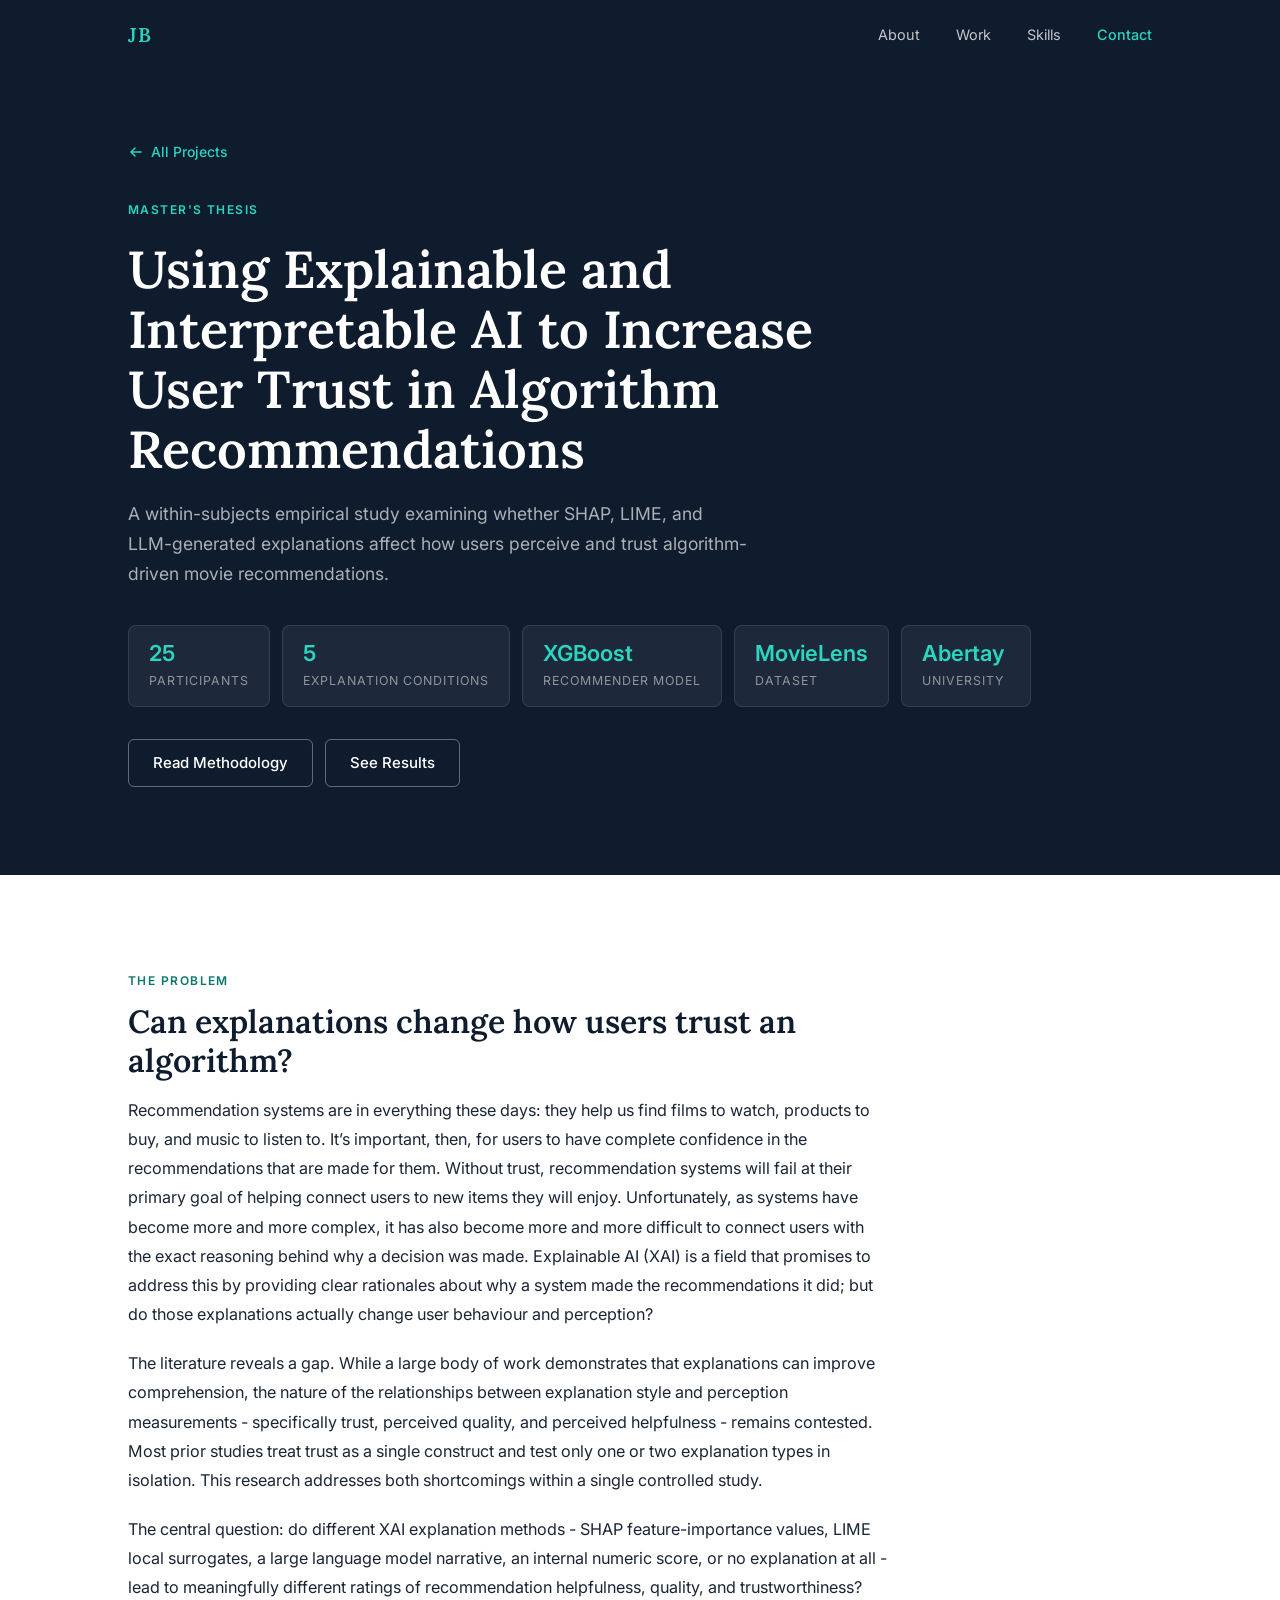
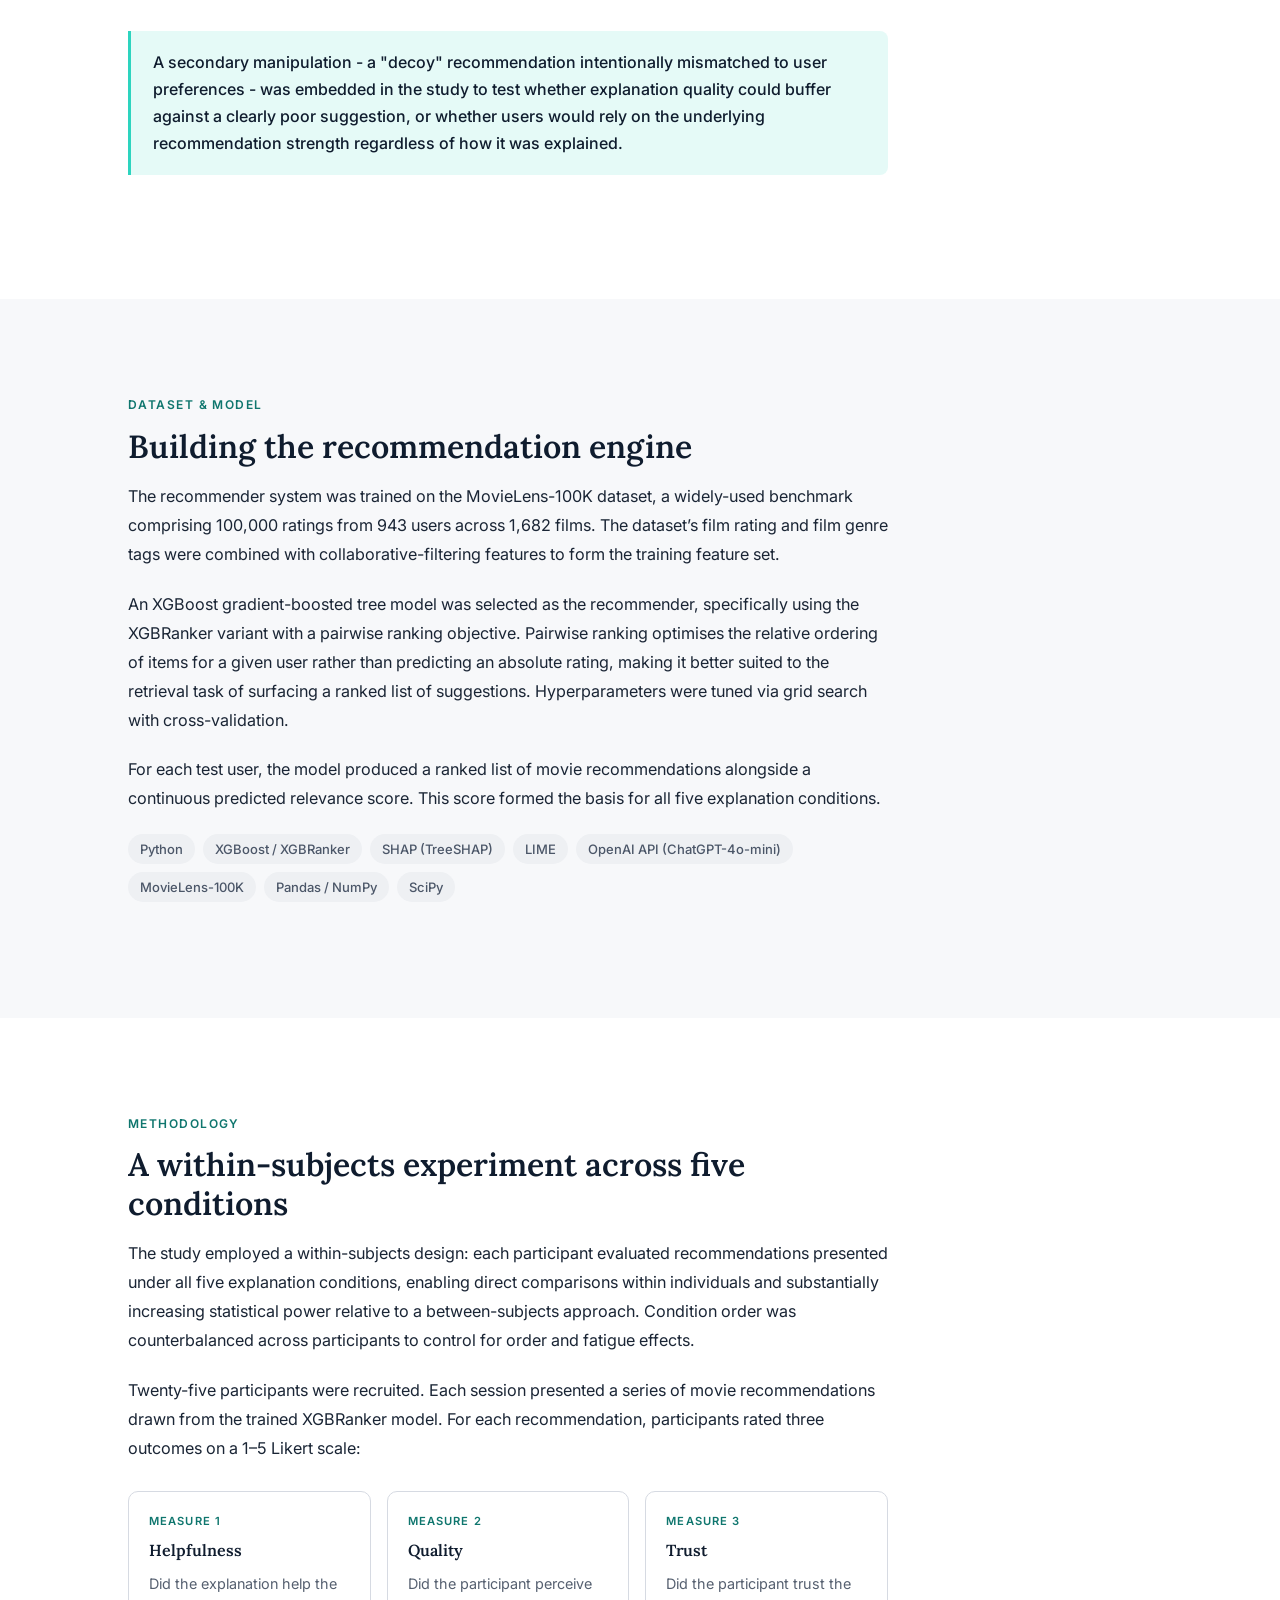
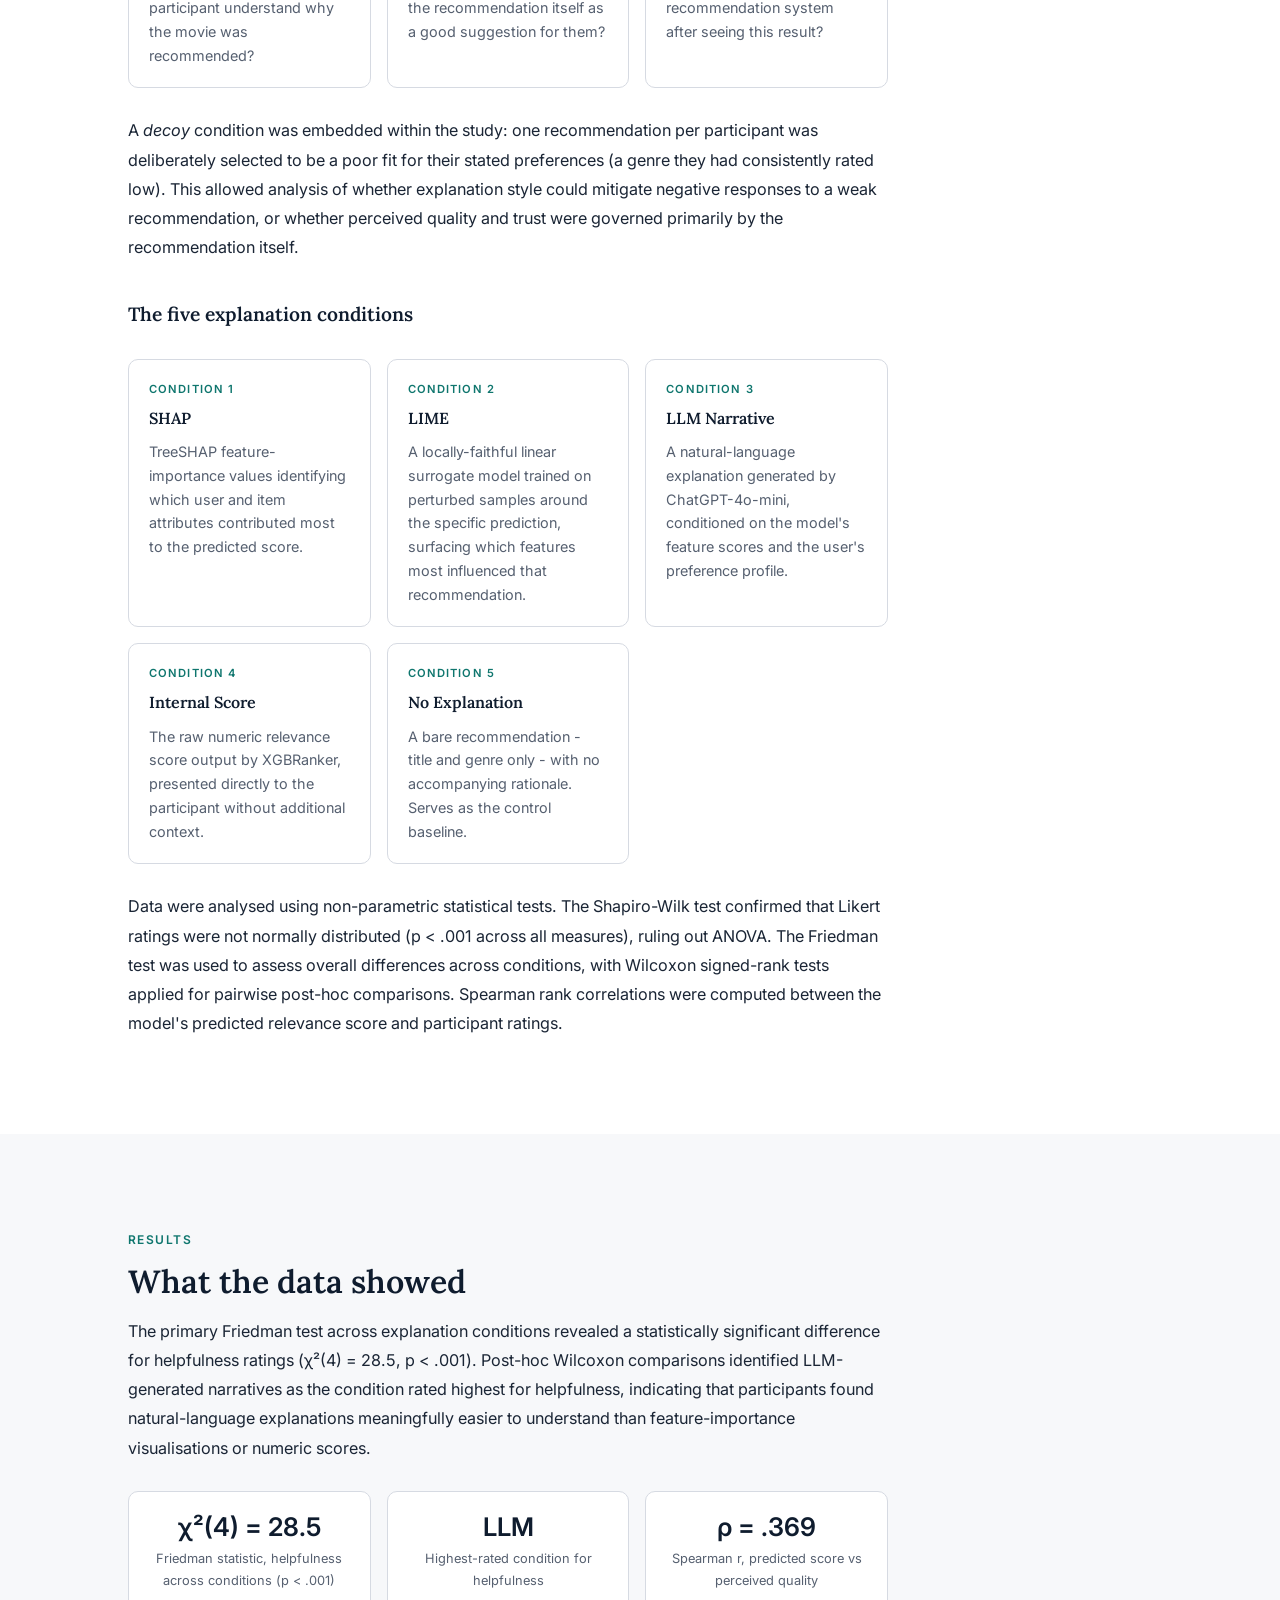
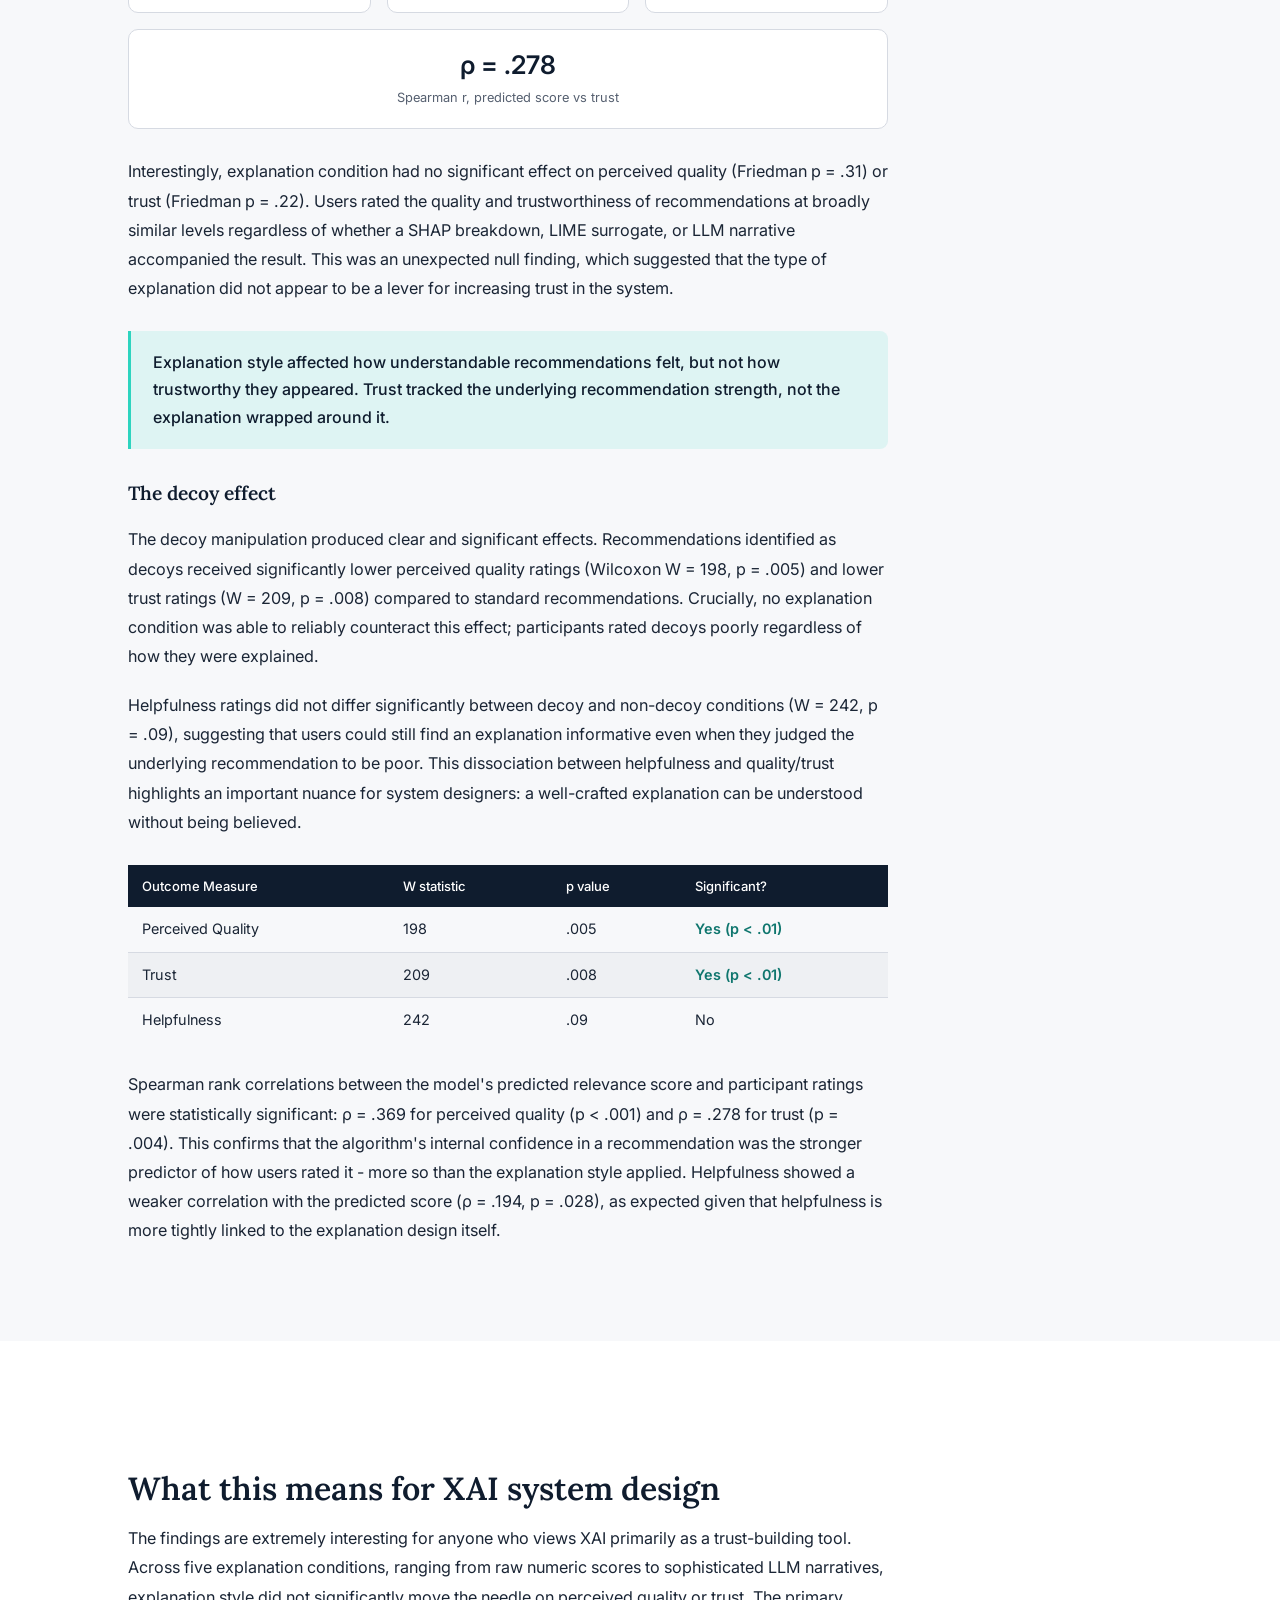
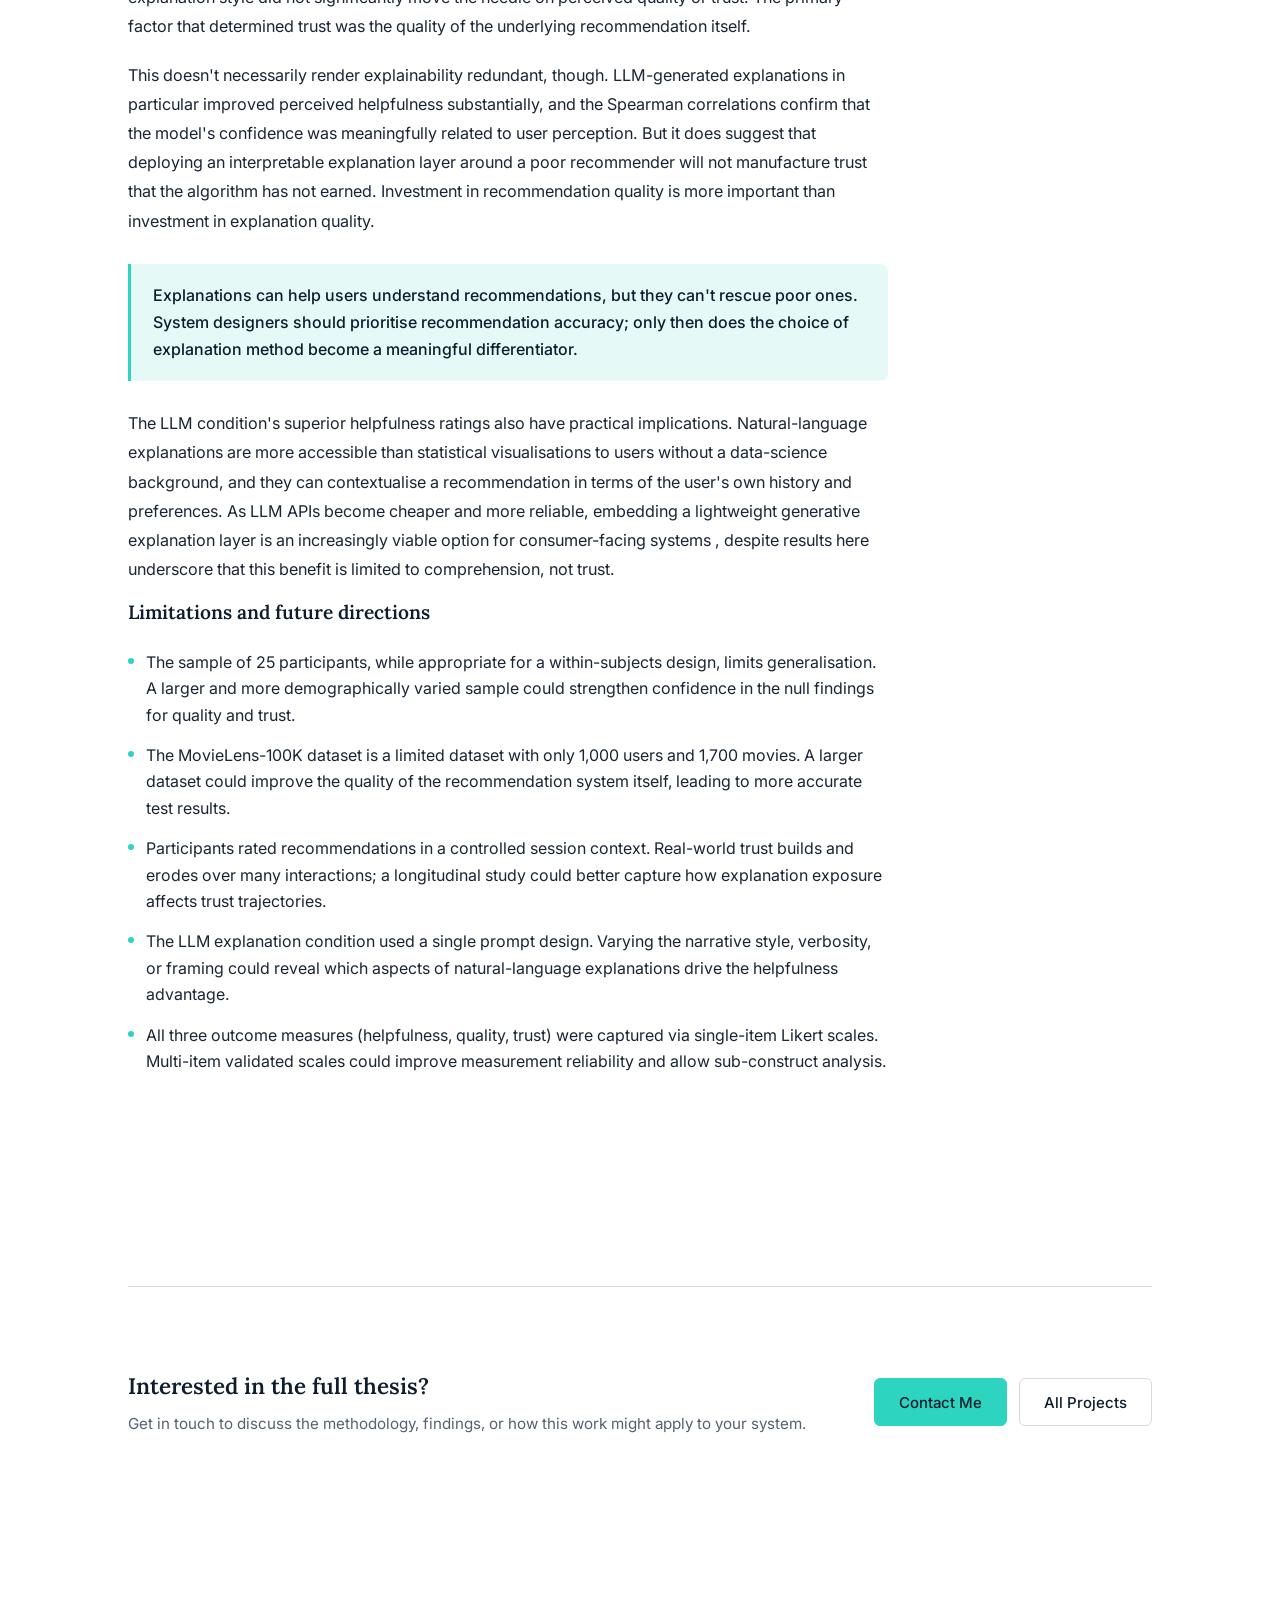
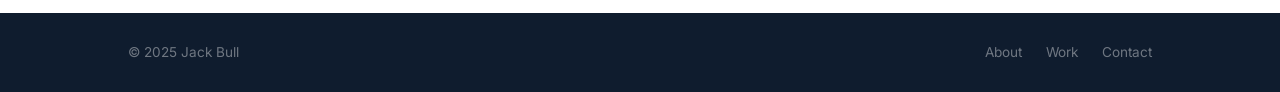
<file: projects/xai-recommender.html>
<!DOCTYPE html>
<html lang="en">
<head>
  <meta charset="UTF-8" />
  <meta name="viewport" content="width=device-width, initial-scale=1.0" />
  <meta name="description" content="Case study: MSc thesis investigating whether XAI explanation styles (SHAP, LIME, LLM) affect user trust and perceived quality in algorithm-driven recommendations." />
  <title>XAI & User Trust in Recommendations - Jack Bull</title>
  <link rel="preconnect" href="https://fonts.googleapis.com" />
  <link rel="preconnect" href="https://fonts.gstatic.com" crossorigin />
  <link href="https://fonts.googleapis.com/css2?family=Inter:wght@300;400;500;600&family=Lora:ital,wght@0,400;0,600;1,400&display=swap" rel="stylesheet" />
  <link rel="stylesheet" href="../style.css" />
  <style>
    /* ─── Case study page overrides ─────────────────────────── */

    .nav-logo { color: var(--accent); }

    /* Case study hero */
    .cs-hero {
      background: var(--navy);
      padding-block: clamp(96px, 14vw, 140px) clamp(56px, 8vw, 88px);
    }

    .cs-hero .section-label { color: var(--accent); margin-bottom: 20px; }

    .cs-title {
      font-family: var(--font-serif);
      font-size: clamp(2rem, 5vw, 3.25rem);
      font-weight: 600;
      line-height: 1.15;
      color: var(--white);
      margin-bottom: 20px;
      max-width: 760px;
    }

    .cs-subtitle {
      font-size: 1.1rem;
      color: rgba(255,255,255,.65);
      max-width: 620px;
      margin-bottom: 36px;
    }

    /* Back link */
    .back-link {
      display: inline-flex;
      align-items: center;
      gap: 7px;
      font-size: .875rem;
      font-weight: 500;
      color: var(--accent);
      margin-bottom: 36px;
      transition: gap var(--transition);
    }
    .back-link:hover { gap: 11px; }
    .back-link svg { flex-shrink: 0; }

    /* Stats strip */
    .cs-stats {
      display: flex;
      flex-wrap: wrap;
      gap: 12px;
      margin-top: 8px;
    }

    .cs-stat {
      display: flex;
      flex-direction: column;
      background: rgba(255,255,255,.06);
      border: 1px solid rgba(255,255,255,.1);
      border-radius: 8px;
      padding: 14px 20px;
      min-width: 130px;
    }

    .cs-stat-value {
      font-size: 1.375rem;
      font-weight: 600;
      color: var(--accent);
      line-height: 1.2;
    }

    .cs-stat-label {
      font-size: .775rem;
      color: rgba(255,255,255,.5);
      margin-top: 4px;
      text-transform: uppercase;
      letter-spacing: .08em;
    }

    /* Hero actions */
    .cs-hero-actions { display: flex; flex-wrap: wrap; gap: 12px; margin-top: 32px; }

    .btn-outline-white {
      background: transparent;
      color: var(--white);
      border: 1.5px solid rgba(255,255,255,.35);
    }
    .btn-outline-white:hover {
      border-color: var(--white);
      background: rgba(255,255,255,.07);
    }

    /* Body sections */
    .cs-body { max-width: 760px; }

    .cs-section { padding-block: clamp(56px, 8vw, 96px); }
    .cs-section-alt { background: var(--off-white); }

    .cs-section .section-label { margin-bottom: 12px; }
    .cs-section .section-heading { font-size: clamp(1.5rem, 3vw, 2rem); margin-bottom: 16px; }

    /* Prose */
    .cs-prose p { color: var(--text); margin-bottom: 1.25rem; font-size: 1.0125rem; line-height: 1.8; }
    .cs-prose p:last-child { margin-bottom: 0; }

    /* Callout / key insight block */
    .callout {
      border-left: 3px solid var(--accent);
      background: var(--accent-dim);
      border-radius: 0 8px 8px 0;
      padding: 18px 22px;
      margin-block: 28px;
    }
    .callout p { color: var(--navy); font-weight: 500; margin: 0; }

    /* Condition grid */
    .condition-grid {
      display: grid;
      grid-template-columns: repeat(auto-fill, minmax(200px, 1fr));
      gap: 16px;
      margin-block: 28px;
    }

    .condition-card {
      border: 1px solid var(--gray-200);
      border-radius: var(--radius);
      padding: 20px;
      background: var(--white);
    }

    .condition-card-label {
      font-size: .7rem;
      font-weight: 600;
      letter-spacing: .1em;
      text-transform: uppercase;
      color: var(--accent-text);
      margin-bottom: 6px;
    }

    .condition-card h4 {
      font-family: var(--font-serif);
      font-size: 1rem;
      font-weight: 600;
      color: var(--navy);
      margin-bottom: 8px;
    }

    .condition-card p { font-size: .9rem; color: var(--text-muted); line-height: 1.65; margin: 0; }

    /* Tech tag list */
    .cs-tags {
      display: flex;
      flex-wrap: wrap;
      gap: 8px;
      margin-block: 20px;
      list-style: none;
    }

    .cs-tags li {
      font-size: .8125rem;
      font-weight: 500;
      padding: 4px 12px;
      background: var(--gray-100);
      border-radius: 20px;
      color: var(--gray-600);
    }

    /* Results table */
    .cs-table-wrap { overflow-x: auto; margin-block: 28px; }

    table {
      width: 100%;
      border-collapse: collapse;
      font-size: .9rem;
    }

    thead th {
      background: var(--navy);
      color: var(--white);
      padding: 10px 14px;
      text-align: left;
      font-weight: 500;
      font-size: .8125rem;
    }

    tbody td {
      padding: 10px 14px;
      border-bottom: 1px solid var(--gray-200);
      color: var(--text);
    }

    tbody tr:last-child td { border-bottom: none; }
    tbody tr:nth-child(even) td { background: var(--gray-100); }

    .result-highlight { color: var(--accent-text); font-weight: 600; }

    /* Figure */
    .cs-figure {
      margin-block: 32px;
      border: 1.5px dashed var(--gray-200);
      border-radius: var(--radius);
      padding: 32px 24px;
      text-align: center;
      background: var(--gray-100);
    }

    .cs-figure img {
      max-width: 100%;
      border-radius: 6px;
      margin-inline: auto;
    }

    .cs-figure figcaption {
      margin-top: 14px;
      font-size: .875rem;
      color: var(--text-muted);
      font-style: italic;
    }

    /* Limitations list */
    .cs-list {
      list-style: none;
      display: flex;
      flex-direction: column;
      gap: 14px;
      margin-block: 20px;
    }

    .cs-list li {
      display: flex;
      gap: 12px;
      align-items: flex-start;
      font-size: 1rem;
      color: var(--text);
      line-height: 1.65;
    }

    .cs-list li::before {
      content: '';
      display: block;
      width: 6px;
      height: 6px;
      border-radius: 50%;
      background: var(--accent);
      margin-top: 9px;
      flex-shrink: 0;
    }

    /* Key finding strip */
    .finding-strip {
      display: flex;
      flex-wrap: wrap;
      gap: 16px;
      margin-block: 28px;
    }

    .finding-item {
      flex: 1;
      min-width: 180px;
      border: 1px solid var(--gray-200);
      border-radius: var(--radius);
      padding: 20px;
      background: var(--white);
      text-align: center;
    }

    .finding-item-value {
      font-size: 1.6rem;
      font-weight: 600;
      color: var(--navy);
      line-height: 1.2;
    }

    .finding-item-label {
      font-size: .8rem;
      color: var(--text-muted);
      margin-top: 6px;
    }

    /* Page footer CTA */
    .cs-footer-cta {
      display: flex;
      flex-wrap: wrap;
      align-items: center;
      justify-content: space-between;
      gap: 24px;
      padding-block: clamp(48px, 7vw, 80px);
      border-top: 1px solid var(--gray-200);
    }

    .cs-footer-cta-text h3 {
      font-family: var(--font-serif);
      font-size: 1.4rem;
      font-weight: 600;
      color: var(--navy);
      margin-bottom: 6px;
    }

    .cs-footer-cta-text p { font-size: .95rem; color: var(--text-muted); margin: 0; }

    .cs-footer-cta-actions { display: flex; gap: 12px; flex-wrap: wrap; }
  </style>
</head>
<body>

  <a href="../index.html#main-content" class="skip-link">Skip to main content</a>

  <!-- Navigation -->
  <header class="site-header scrolled" id="site-header">
    <nav class="nav container" aria-label="Primary navigation">
      <a href="../index.html" class="nav-logo">JB</a>
      <button class="nav-toggle" id="nav-toggle" aria-label="Toggle navigation" aria-expanded="false" aria-controls="nav-links">
        <span></span><span></span><span></span>
      </button>
      <ul class="nav-links" id="nav-links" role="list">
        <li><a href="../index.html#about">About</a></li>
        <li><a href="../index.html#work">Work</a></li>
        <li><a href="../index.html#skills">Skills</a></li>
        <li><a href="../index.html#contact" class="nav-cta">Contact</a></li>
      </ul>
    </nav>
  </header>

  <main id="main-content">

    <!-- Hero -->
    <section class="cs-hero" aria-label="Project overview">
      <div class="container">

        <a href="../index.html#work" class="back-link" aria-label="Back to all projects">
          <svg width="16" height="16" viewBox="0 0 16 16" fill="none" aria-hidden="true">
            <path d="M13 8H3M7 12L3 8L7 4" stroke="currentColor" stroke-width="1.5" stroke-linecap="round" stroke-linejoin="round"/>
          </svg>
          All Projects
        </a>

        <div class="section-label">Master's Thesis</div>
        <h1 class="cs-title">Using Explainable and Interpretable AI to Increase User Trust in Algorithm Recommendations</h1>
        <p class="cs-subtitle">A within-subjects empirical study examining whether SHAP, LIME, and LLM-generated explanations affect how users perceive and trust algorithm-driven movie recommendations.</p>

        <div class="cs-stats" role="list" aria-label="Project key figures">
          <div class="cs-stat" role="listitem">
            <span class="cs-stat-value">25</span>
            <span class="cs-stat-label">Participants</span>
          </div>
          <div class="cs-stat" role="listitem">
            <span class="cs-stat-value">5</span>
            <span class="cs-stat-label">Explanation Conditions</span>
          </div>
          <div class="cs-stat" role="listitem">
            <span class="cs-stat-value">XGBoost</span>
            <span class="cs-stat-label">Recommender Model</span>
          </div>
          <div class="cs-stat" role="listitem">
            <span class="cs-stat-value">MovieLens</span>
            <span class="cs-stat-label">Dataset</span>
          </div>
          <div class="cs-stat" role="listitem">
            <span class="cs-stat-value">Abertay</span>
            <span class="cs-stat-label">University</span>
          </div>
        </div>

        <div class="cs-hero-actions">
          <a href="#methodology" class="btn btn-outline-white">Read Methodology</a>
          <a href="#results" class="btn btn-outline-white">See Results</a>
        </div>

      </div>
    </section>

    <!-- Problem -->
    <section class="cs-section" id="problem" aria-label="Problem statement">
      <div class="container">
        <div class="cs-body">
          <div class="section-label reveal">The Problem</div>
          <h2 class="section-heading reveal">Can explanations change how users trust an algorithm?</h2>

          <div class="cs-prose reveal">
            <p>Recommendation systems are in everything these days: they help us find films to watch, products to buy, and music to listen to. It’s important, then, for users to have complete confidence in the recommendations that are made for them. Without trust, recommendation systems will fail at their primary goal of helping connect users to new items they will enjoy. Unfortunately, as systems have become more and more complex, it has also become more and more difficult to connect users with the exact reasoning behind why a decision was made. Explainable AI (XAI) is a field that promises to address this by providing clear rationales about why a system made the recommendations it did; but do those explanations actually change user behaviour and perception?</p>

            <p>The literature reveals a gap. While a large body of work demonstrates that explanations can improve comprehension, the nature of the relationships between explanation style and perception measurements - specifically trust, perceived quality, and perceived helpfulness - remains contested. Most prior studies treat trust as a single construct and test only one or two explanation types in isolation. This research addresses both shortcomings within a single controlled study.</p>

            <p>The central question: do different XAI explanation methods - SHAP feature-importance values, LIME local surrogates, a large language model narrative, an internal numeric score, or no explanation at all - lead to meaningfully different ratings of recommendation helpfulness, quality, and trustworthiness?</p>
          </div>

          <div class="callout reveal" role="note">
            <p>A secondary manipulation - a "decoy" recommendation intentionally mismatched to user preferences - was embedded in the study to test whether explanation quality could buffer against a clearly poor suggestion, or whether users would rely on the underlying recommendation strength regardless of how it was explained.</p>
          </div>
        </div>
      </div>
    </section>

    <!-- Dataset & Model -->
    <section class="cs-section cs-section-alt" id="dataset" aria-label="Dataset and recommender model">
      <div class="container">
        <div class="cs-body">
          <div class="section-label reveal">Dataset &amp; Model</div>
          <h2 class="section-heading reveal">Building the recommendation engine</h2>

          <div class="cs-prose reveal">
            <p>The recommender system was trained on the MovieLens-100K dataset, a widely-used benchmark comprising 100,000 ratings from 943 users across 1,682 films. The dataset’s film rating and film genre tags were combined with collaborative-filtering features to form the training feature set.</p>

            <p>An XGBoost gradient-boosted tree model was selected as the recommender, specifically using the XGBRanker variant with a pairwise ranking objective. Pairwise ranking optimises the relative ordering of items for a given user rather than predicting an absolute rating, making it better suited to the retrieval task of surfacing a ranked list of suggestions. Hyperparameters were tuned via grid search with cross-validation.</p>

            <p>For each test user, the model produced a ranked list of movie recommendations alongside a continuous predicted relevance score. This score formed the basis for all five explanation conditions.</p>
          </div>

          <ul class="cs-tags reveal" aria-label="Technologies used">
            <li>Python</li>
            <li>XGBoost / XGBRanker</li>
            <li>SHAP (TreeSHAP)</li>
            <li>LIME</li>
            <li>OpenAI API (ChatGPT-4o-mini)</li>
            <li>MovieLens-100K</li>
            <li>Pandas / NumPy</li>
            <li>SciPy</li>
          </ul>
        </div>
      </div>
    </section>

    <!-- Methodology -->
    <section class="cs-section" id="methodology" aria-label="Study methodology">
      <div class="container">
        <div class="cs-body">
          <div class="section-label reveal">Methodology</div>
          <h2 class="section-heading reveal">A within-subjects experiment across five conditions</h2>

          <div class="cs-prose reveal">
            <p>The study employed a within-subjects design: each participant evaluated recommendations presented under all five explanation conditions, enabling direct comparisons within individuals and substantially increasing statistical power relative to a between-subjects approach. Condition order was counterbalanced across participants to control for order and fatigue effects.</p>

            <p>Twenty-five participants were recruited. Each session presented a series of movie recommendations drawn from the trained XGBRanker model. For each recommendation, participants rated three outcomes on a 1–5 Likert scale:</p>
          </div>

          <div class="condition-grid reveal" aria-label="Outcome measures">
            <div class="condition-card">
              <div class="condition-card-label">Measure 1</div>
              <h4>Helpfulness</h4>
              <p>Did the explanation help the participant understand why the movie was recommended?</p>
            </div>
            <div class="condition-card">
              <div class="condition-card-label">Measure 2</div>
              <h4>Quality</h4>
              <p>Did the participant perceive the recommendation itself as a good suggestion for them?</p>
            </div>
            <div class="condition-card">
              <div class="condition-card-label">Measure 3</div>
              <h4>Trust</h4>
              <p>Did the participant trust the recommendation system after seeing this result?</p>
            </div>
          </div>

          <div class="cs-prose reveal">
            <p>A <em>decoy</em> condition was embedded within the study: one recommendation per participant was deliberately selected to be a poor fit for their stated preferences (a genre they had consistently rated low). This allowed analysis of whether explanation style could mitigate negative responses to a weak recommendation, or whether perceived quality and trust were governed primarily by the recommendation itself.</p>
          </div>

          <h3 style="font-family:var(--font-serif);font-size:1.2rem;font-weight:600;color:var(--navy);margin-bottom:16px;margin-top:36px;" class="reveal">The five explanation conditions</h3>

          <div class="condition-grid reveal" aria-label="Explanation conditions">
            <div class="condition-card">
              <div class="condition-card-label">Condition 1</div>
              <h4>SHAP</h4>
              <p>TreeSHAP feature-importance values identifying which user and item attributes contributed most to the predicted score.</p>
            </div>
            <div class="condition-card">
              <div class="condition-card-label">Condition 2</div>
              <h4>LIME</h4>
              <p>A locally-faithful linear surrogate model trained on perturbed samples around the specific prediction, surfacing which features most influenced that recommendation.</p>
            </div>
            <div class="condition-card">
              <div class="condition-card-label">Condition 3</div>
              <h4>LLM Narrative</h4>
              <p>A natural-language explanation generated by ChatGPT-4o-mini, conditioned on the model's feature scores and the user's preference profile.</p>
            </div>
            <div class="condition-card">
              <div class="condition-card-label">Condition 4</div>
              <h4>Internal Score</h4>
              <p>The raw numeric relevance score output by XGBRanker, presented directly to the participant without additional context.</p>
            </div>
            <div class="condition-card">
              <div class="condition-card-label">Condition 5</div>
              <h4>No Explanation</h4>
              <p>A bare recommendation - title and genre only - with no accompanying rationale. Serves as the control baseline.</p>
            </div>
          </div>

          <div class="cs-prose reveal">
            <p>Data were analysed using non-parametric statistical tests. The Shapiro-Wilk test confirmed that Likert ratings were not normally distributed (p &lt; .001 across all measures), ruling out ANOVA. The Friedman test was used to assess overall differences across conditions, with Wilcoxon signed-rank tests applied for pairwise post-hoc comparisons. Spearman rank correlations were computed between the model's predicted relevance score and participant ratings.</p>
          </div>
        </div>
      </div>
    </section>

    <!-- Results -->
    <section class="cs-section cs-section-alt" id="results" aria-label="Study results">
      <div class="container">
        <div class="cs-body">
          <div class="section-label reveal">Results</div>
          <h2 class="section-heading reveal">What the data showed</h2>

          <div class="cs-prose reveal">
            <p>The primary Friedman test across explanation conditions revealed a statistically significant difference for helpfulness ratings (χ²(4) = 28.5, p &lt; .001). Post-hoc Wilcoxon comparisons identified LLM-generated narratives as the condition rated highest for helpfulness, indicating that participants found natural-language explanations meaningfully easier to understand than feature-importance visualisations or numeric scores.</p>
          </div>

          <div class="finding-strip reveal" aria-label="Key statistical findings">
            <div class="finding-item">
              <div class="finding-item-value">χ²(4) = 28.5</div>
              <div class="finding-item-label">Friedman statistic, helpfulness across conditions (p &lt; .001)</div>
            </div>
            <div class="finding-item">
              <div class="finding-item-value">LLM</div>
              <div class="finding-item-label">Highest-rated condition for helpfulness</div>
            </div>
            <div class="finding-item">
              <div class="finding-item-value">ρ = .369</div>
              <div class="finding-item-label">Spearman r, predicted score vs perceived quality</div>
            </div>
            <div class="finding-item">
              <div class="finding-item-value">ρ = .278</div>
              <div class="finding-item-label">Spearman r, predicted score vs trust</div>
            </div>
          </div>

          <div class="cs-prose reveal">
            <p>Interestingly, explanation condition had no significant effect on perceived quality (Friedman p = .31) or trust (Friedman p = .22). Users rated the quality and trustworthiness of recommendations at broadly similar levels regardless of whether a SHAP breakdown, LIME surrogate, or LLM narrative accompanied the result. This was an unexpected null finding, which suggested that the type of explanation did not appear to be a lever for increasing trust in the system.</p>
          </div>

          <div class="callout reveal" role="note">
            <p>Explanation style affected how understandable recommendations felt, but not how trustworthy they appeared. Trust tracked the underlying recommendation strength, not the explanation wrapped around it.</p>
          </div>

          <h3 style="font-family:var(--font-serif);font-size:1.2rem;font-weight:600;color:var(--navy);margin-bottom:16px;margin-top:12px;" class="reveal">The decoy effect</h3>

          <div class="cs-prose reveal">
            <p>The decoy manipulation produced clear and significant effects. Recommendations identified as decoys received significantly lower perceived quality ratings (Wilcoxon W = 198, p = .005) and lower trust ratings (W = 209, p = .008) compared to standard recommendations. Crucially, no explanation condition was able to reliably counteract this effect; participants rated decoys poorly regardless of how they were explained.</p>

            <p>Helpfulness ratings did not differ significantly between decoy and non-decoy conditions (W = 242, p = .09), suggesting that users could still find an explanation informative even when they judged the underlying recommendation to be poor. This dissociation between helpfulness and quality/trust highlights an important nuance for system designers: a well-crafted explanation can be understood without being believed.</p>
          </div>

          <div class="cs-table-wrap reveal">
            <table aria-label="Summary of Wilcoxon tests for decoy vs non-decoy conditions">
              <thead>
                <tr>
                  <th>Outcome Measure</th>
                  <th>W statistic</th>
                  <th>p value</th>
                  <th>Significant?</th>
                </tr>
              </thead>
              <tbody>
                <tr>
                  <td>Perceived Quality</td>
                  <td>198</td>
                  <td>.005</td>
                  <td class="result-highlight">Yes (p &lt; .01)</td>
                </tr>
                <tr>
                  <td>Trust</td>
                  <td>209</td>
                  <td>.008</td>
                  <td class="result-highlight">Yes (p &lt; .01)</td>
                </tr>
                <tr>
                  <td>Helpfulness</td>
                  <td>242</td>
                  <td>.09</td>
                  <td>No</td>
                </tr>
              </tbody>
            </table>
          </div>

          <div class="cs-prose reveal">
            <p>Spearman rank correlations between the model's predicted relevance score and participant ratings were statistically significant: ρ = .369 for perceived quality (p &lt; .001) and ρ = .278 for trust (p = .004). This confirms that the algorithm's internal confidence in a recommendation was the stronger predictor of how users rated it - more so than the explanation style applied. Helpfulness showed a weaker correlation with the predicted score (ρ = .194, p = .028), as expected given that helpfulness is more tightly linked to the explanation design itself.</p>
          </div>
        </div>
      </div>
    </section>

    <!-- Conclusions -->
    <section class="cs-section" id="conclusions" aria-label="Conclusions and implications">
      <div class="container">
        <div class="cs-body">
          <div class="section-label reveal">Conclusions</div>
          <h2 class="section-heading reveal">What this means for XAI system design</h2>

          <div class="cs-prose reveal">
            <p>The findings are extremely interesting for anyone who views XAI primarily as a trust-building tool. Across five explanation conditions, ranging from raw numeric scores to sophisticated LLM narratives, explanation style did not significantly move the needle on perceived quality or trust. The primary factor that determined trust was the quality of the underlying recommendation itself.</p>

            <p>This doesn't necessarily render explainability redundant, though. LLM-generated explanations in particular improved perceived helpfulness substantially, and the Spearman correlations confirm that the model's confidence was meaningfully related to user perception. But it does suggest that deploying an interpretable explanation layer around a poor recommender will not manufacture trust that the algorithm has not earned. Investment in recommendation quality is more important than investment in explanation quality.</p>
          </div>

          <div class="callout reveal" role="note">
            <p>Explanations can help users understand recommendations, but they can't rescue poor ones. System designers should prioritise recommendation accuracy; only then does the choice of explanation method become a meaningful differentiator.</p>
          </div>

          <div class="cs-prose reveal">
            <p>The LLM condition's superior helpfulness ratings also have practical implications. Natural-language explanations are more accessible than statistical visualisations to users without a data-science background, and they can contextualise a recommendation in terms of the user's own history and preferences. As LLM APIs become cheaper and more reliable, embedding a lightweight generative explanation layer is an increasingly viable option for consumer-facing systems , despite results here underscore that this benefit is limited to comprehension, not trust.</p>
          </div>

          <h3 style="font-family:var(--font-serif);font-size:1.2rem;font-weight:600;color:var(--navy);margin-bottom:16px;margin-top:12px;" class="reveal">Limitations and future directions</h3>

          <ul class="cs-list reveal" aria-label="Study limitations">
            <li>The sample of 25 participants, while appropriate for a within-subjects design, limits generalisation. A larger and more demographically varied sample could strengthen confidence in the null findings for quality and trust.</li>
            <li>The MovieLens-100K dataset is a limited dataset with only 1,000 users and 1,700 movies. A larger dataset could improve the quality of the recommendation system itself, leading to more accurate test results.</li>
            <li>Participants rated recommendations in a controlled session context. Real-world trust builds and erodes over many interactions; a longitudinal study could better capture how explanation exposure affects trust trajectories.</li>
            <li>The LLM explanation condition used a single prompt design. Varying the narrative style, verbosity, or framing could reveal which aspects of natural-language explanations drive the helpfulness advantage.</li>
            <li>All three outcome measures (helpfulness, quality, trust) were captured via single-item Likert scales. Multi-item validated scales could improve measurement reliability and allow sub-construct analysis.</li>
          </ul>
        </div>
      </div>
    </section>

    <!-- Footer CTA -->
    <section class="cs-section" aria-label="Next steps">
      <div class="container">
        <div class="cs-footer-cta">
          <div class="cs-footer-cta-text">
            <h3>Interested in the full thesis?</h3>
            <p>Get in touch to discuss the methodology, findings, or how this work might apply to your system.</p>
          </div>
          <div class="cs-footer-cta-actions">
            <a href="../index.html#contact" class="btn btn-primary">Contact Me</a>
            <a href="../index.html#work" class="btn btn-outline">All Projects</a>
          </div>
        </div>
      </div>
    </section>

  </main>

  <!-- Footer -->
  <footer class="site-footer" role="contentinfo">
    <div class="container footer-inner">
      <span class="footer-copy">&copy; 2025 Jack Bull</span>
      <nav class="footer-links" aria-label="Footer navigation">
        <a href="../index.html#about">About</a>
        <a href="../index.html#work">Work</a>
        <a href="../index.html#contact">Contact</a>
      </nav>
    </div>
  </footer>

  <script src="../script.js"></script>
</body>
</html>
</file>
<file: style.css>
/* ============================================================
   JACK BULL — Portfolio
   style.css
   ============================================================ */

/* ─── Custom Properties ─────────────────────────────────── */
:root {
  --navy:        #0f1c2e;
  --navy-mid:    #162338;
  --navy-light:  #1e3050;
  --accent:      #2dd4bf;         /* teal */
  --accent-dim:  rgba(45,212,191,.12);
  --white:       #ffffff;
  --off-white:   #f7f8fa;
  --gray-100:    #eef0f3;
  --gray-200:    #d6dae2;
  --gray-400:    #8b95a7;
  --gray-600:    #4b5668;
  --text:        #1a2535;
  --text-muted:  #566070;

  --font-sans:   'Inter', system-ui, -apple-system, sans-serif;
  --font-serif:  'Lora', Georgia, serif;

  --container:   1120px;
  --radius:      10px;
  --radius-lg:   18px;
  --transition:  240ms cubic-bezier(.4,0,.2,1);

  --section-py:  clamp(72px, 10vw, 120px);

  /* Darker teal for text on light backgrounds — passes WCAG AA (≥4.5:1 on white) */
  --accent-text: #0f766e;
}

/* ─── Skip link ──────────────────────────────────────────── */
.skip-link {
  position: fixed;
  top: -3rem;
  left: 16px;
  z-index: 9999;
  padding: .5rem 1.1rem;
  background: var(--navy);
  color: var(--white);
  border-radius: 0 0 6px 6px;
  font-size: .875rem;
  font-weight: 500;
  text-decoration: none;
  transition: top .2s;
}
.skip-link:focus { top: 0; }

/* ─── Reset / Base ───────────────────────────────────────── */
*, *::before, *::after { box-sizing: border-box; margin: 0; padding: 0; }

html {
  scroll-behavior: smooth;
  -webkit-font-smoothing: antialiased;
}

body {
  font-family: var(--font-sans);
  color: var(--text);
  background: var(--white);
  line-height: 1.7;
  font-size: 1rem;
}

img, svg { display: block; max-width: 100%; }

a {
  color: inherit;
  text-decoration: none;
}

ul { list-style: none; }

/* Global keyboard focus indicator */
:focus-visible {
  outline: 2.5px solid var(--accent);
  outline-offset: 3px;
  border-radius: 3px;
}

/* ─── Utility ────────────────────────────────────────────── */
.container {
  width: 100%;
  max-width: var(--container);
  margin-inline: auto;
  padding-inline: clamp(20px, 5vw, 48px);
}

.section { padding-block: var(--section-py); }
.section-alt { background: var(--off-white); }

.section-label {
  font-size: .75rem;
  font-weight: 600;
  letter-spacing: .12em;
  text-transform: uppercase;
  color: var(--accent-text);
  margin-bottom: 16px;
}

.section-heading {
  font-family: var(--font-serif);
  font-size: clamp(1.9rem, 4vw, 2.75rem);
  font-weight: 600;
  line-height: 1.2;
  color: var(--navy);
  margin-bottom: 20px;
}

.section-sub {
  font-size: 1.05rem;
  color: var(--text-muted);
  max-width: 560px;
  margin-bottom: clamp(40px, 6vw, 64px);
}

/* ─── Reveal animation ───────────────────────────────────── */
.reveal {
  opacity: 0;
  transform: translateY(22px);
  transition: opacity .55s ease, transform .55s ease;
}

.reveal.visible {
  opacity: 1;
  transform: none;
}

/* Stagger children of grids */
.projects-grid .reveal:nth-child(2) { transition-delay: .12s; }
.skills-grid   .reveal:nth-child(2) { transition-delay: .09s; }
.skills-grid   .reveal:nth-child(3) { transition-delay: .18s; }
.skills-grid   .reveal:nth-child(4) { transition-delay: .27s; }

/* ─── Buttons ────────────────────────────────────────────── */
.btn {
  display: inline-flex;
  align-items: center;
  gap: 8px;
  padding: .65rem 1.5rem;
  border-radius: 6px;
  font-size: .9375rem;
  font-weight: 500;
  font-family: var(--font-sans);
  cursor: pointer;
  border: 1.5px solid transparent;
  transition: background var(--transition), color var(--transition), border-color var(--transition), transform var(--transition);
  white-space: nowrap;
}

.btn:focus-visible {
  outline: 2.5px solid var(--accent);
  outline-offset: 3px;
}

.btn-primary {
  background: var(--accent);
  color: var(--navy);
  border-color: var(--accent);
}

.btn-primary:hover {
  background: #26bfab;
  border-color: #26bfab;
  transform: translateY(-1px);
}

.btn-ghost {
  background: transparent;
  color: var(--white);
  border-color: rgba(255,255,255,.35);
}

.btn-ghost:hover {
  border-color: var(--white);
  background: rgba(255,255,255,.07);
}

.btn-outline {
  background: transparent;
  color: var(--navy);
  border-color: var(--gray-200);
}

.btn-outline:hover {
  border-color: var(--navy);
  background: rgba(15,28,46,.05);
  transform: translateY(-1px);
}

/* ─── Mobile nav backdrop ────────────────────────────────── */
.nav-backdrop {
  position: fixed;
  inset: 0;
  background: rgba(0,0,0,.45);
  z-index: 99;
  opacity: 0;
  pointer-events: none;
  transition: opacity .3s cubic-bezier(.4,0,.2,1);
}

.nav-backdrop.visible {
  opacity: 1;
  pointer-events: auto;
}

/* ─── Navigation ─────────────────────────────────────────── */
.site-header {
  position: fixed;
  top: 0;
  left: 0;
  right: 0;
  z-index: 100;
  padding-block: 18px;
  transition: background var(--transition), box-shadow var(--transition), padding var(--transition);
}

.site-header.scrolled {
  background: rgba(15,28,46,.95);
  backdrop-filter: blur(12px);
  -webkit-backdrop-filter: blur(12px);
  box-shadow: 0 1px 0 rgba(255,255,255,.06);
  padding-block: 14px;
}

.nav {
  display: flex;
  align-items: center;
  justify-content: space-between;
}

.nav-logo {
  font-family: var(--font-serif);
  font-weight: 600;
  font-size: 1.25rem;
  color: var(--white);
  letter-spacing: .03em;
  transition: color var(--transition);
}

.nav-logo:hover { color: var(--accent); }

.nav-links {
  display: flex;
  align-items: center;
  gap: clamp(20px, 3vw, 36px);
}

.nav-links a {
  color: rgba(255,255,255,.75);
  font-size: .9rem;
  font-weight: 400;
  transition: color var(--transition);
}

.nav-links a:hover { color: var(--white); }

.nav-links a.active,
.nav-links a[aria-current="page"] { color: var(--white); }

.nav-cta {
  color: var(--accent) !important;
  font-weight: 500 !important;
}

.nav-github {
  display: flex;
  align-items: center;
  gap: 6px;
  color: rgba(255,255,255,.55) !important;
  transition: color var(--transition) !important;
}
.nav-github:hover { color: var(--white) !important; }
.nav-github-text { display: none; }

.nav-resume {
  color: var(--accent) !important;
  font-weight: 500 !important;
}

.nav-toggle {
  display: none;
  flex-direction: column;
  justify-content: center;
  gap: 5px;
  background: none;
  border: none;
  cursor: pointer;
  padding: 4px;
  width: 36px;
  height: 36px;
}

.nav-toggle span {
  display: block;
  height: 1.5px;
  background: var(--white);
  transition: transform var(--transition), opacity var(--transition);
  transform-origin: center;
}

.nav-toggle[aria-expanded="true"] span:nth-child(1) {
  transform: translateY(6.5px) rotate(45deg);
}
.nav-toggle[aria-expanded="true"] span:nth-child(2) {
  opacity: 0;
}
.nav-toggle[aria-expanded="true"] span:nth-child(3) {
  transform: translateY(-6.5px) rotate(-45deg);
}

/* ─── Hero ───────────────────────────────────────────────── */
.hero {
  position: relative;
  min-height: 100svh;
  background: var(--navy);
  display: flex;
  flex-direction: column;
  align-items: center;
  justify-content: center;
  overflow: hidden;
  padding-top: 88px;
  padding-bottom: 80px;
}

.hero::before {
  content: '';
  position: absolute;
  inset: 0;
  background: radial-gradient(ellipse 80% 60% at 70% 40%, rgba(45,212,191,.07) 0%, transparent 70%);
  pointer-events: none;
}

.hero-inner {
  display: grid;
  grid-template-columns: 1fr auto;
  align-items: center;
  gap: 48px;
  position: relative;
  z-index: 1;
}

.hero-text { max-width: 620px; }

.hero-eyebrow {
  font-size: .825rem;
  font-weight: 500;
  letter-spacing: .08em;
  text-transform: uppercase;
  color: var(--accent);
  margin-bottom: 20px;
  transition-delay: .05s;
}

.hero-name {
  font-family: var(--font-serif);
  font-size: clamp(2.6rem, 7vw, 5rem);
  font-weight: 600;
  color: var(--white);
  line-height: 1.05;
  margin-bottom: 12px;
  transition-delay: .1s;
}

.hero-title {
  font-size: clamp(.95rem, 2vw, 1.15rem);
  color: var(--accent);
  font-weight: 500;
  letter-spacing: .02em;
  margin-bottom: 24px;
  transition-delay: .15s;
}

.hero-statement {
  font-size: clamp(1rem, 2.2vw, 1.25rem);
  color: rgba(255,255,255,.72);
  line-height: 1.65;
  max-width: 500px;
  margin-bottom: 40px;
  transition-delay: .2s;
}

.hero-actions {
  display: flex;
  flex-wrap: wrap;
  gap: 12px;
  transition-delay: .25s;
}

/* Orb decoration */
.hero-decoration { flex-shrink: 0; }

.hero-orb {
  width: clamp(180px, 22vw, 300px);
  aspect-ratio: 1;
  border-radius: 50%;
  background: radial-gradient(circle at 35% 35%, rgba(45,212,191,.18), transparent 65%);
  border: 1px solid rgba(45,212,191,.12);
  position: relative;
}

.hero-orb::after {
  content: '';
  position: absolute;
  inset: 14%;
  border-radius: 50%;
  background: radial-gradient(circle at 40% 35%, rgba(45,212,191,.22), transparent 60%);
  border: 1px solid rgba(45,212,191,.1);
}

/* Hero photo */
.hero-photo {
  width: clamp(200px, 22vw, 300px);
  aspect-ratio: 1;
  border-radius: 50%;
  object-fit: cover;
  object-position: center 10%;
  border: 3px solid rgba(45,212,191,.2);
  box-shadow: 0 0 0 10px rgba(45,212,191,.05), 0 24px 56px rgba(0,0,0,.4);
  display: block;
}

/* Scroll indicator */
.scroll-indicator {
  position: absolute;
  bottom: 32px;
  left: 50%;
  transform: translateX(-50%);
  color: rgba(255,255,255,.35);
  animation: bob 2s ease-in-out infinite;
  transition: color var(--transition);
  z-index: 1;
}

.scroll-indicator:hover { color: var(--accent); }

@keyframes bob {
  0%, 100% { transform: translateX(-50%) translateY(0); }
  50%       { transform: translateX(-50%) translateY(6px); }
}

/* ─── About ──────────────────────────────────────────────── */
.about-inner { max-width: var(--container); }

.about-content {
  display: grid;
  grid-template-columns: 1fr 1fr;
  gap: clamp(40px, 6vw, 80px);
  align-items: start;
}

.about-content .section-heading { grid-column: 1 / -1; }

.about-body {
  display: flex;
  flex-direction: column;
  gap: 18px;
  color: var(--text-muted);
  font-size: 1.025rem;
}

.about-body strong { color: var(--text); font-weight: 600; }
.about-body em { font-style: italic; color: var(--text); }

.about-resume-link {
  display: inline-flex;
  align-items: center;
  gap: 7px;
  font-size: .875rem;
  font-weight: 500;
  color: var(--accent-text);
  margin-top: 12px;
  transition: gap var(--transition), opacity var(--transition);
}
.about-resume-link:hover { gap: 11px; opacity: .75; }

.about-facts {
  display: flex;
  flex-direction: column;
  gap: 28px;
}

.fact { display: flex; flex-direction: column; gap: 4px; }

.fact-value {
  font-family: var(--font-serif);
  font-size: 2.25rem;
  font-weight: 600;
  color: var(--navy);
  line-height: 1;
}

.fact-label {
  font-size: .875rem;
  color: var(--text-muted);
  line-height: 1.5;
}

/* ─── Work / Projects ────────────────────────────────────── */
.projects-grid {
  display: grid;
  grid-template-columns: repeat(auto-fit, minmax(min(100%, 460px), 1fr));
  gap: 28px;
}

.project-card {
  border-radius: var(--radius-lg);
  background: var(--white);
  border: 1px solid var(--gray-100);
  transition: box-shadow var(--transition), transform var(--transition), border-color var(--transition);
  overflow: hidden;
}

.project-card:hover {
  box-shadow: 0 16px 48px rgba(15,28,46,.1);
  transform: translateY(-4px);
  border-color: var(--gray-200);
}

.card-inner {
  padding: clamp(24px, 4vw, 36px);
  display: flex;
  flex-direction: column;
  gap: 16px;
  height: 100%;
}

.card-header {
  display: flex;
  align-items: center;
  justify-content: space-between;
}

.card-badge {
  font-size: .725rem;
  font-weight: 600;
  letter-spacing: .1em;
  text-transform: uppercase;
  color: var(--accent-text);
  background: var(--accent-dim);
  padding: 4px 10px;
  border-radius: 4px;
}

.card-icon { color: var(--navy-light); }

.card-title {
  font-family: var(--font-serif);
  font-size: 1.35rem;
  font-weight: 600;
  color: var(--navy);
  line-height: 1.3;
}

.card-description {
  font-size: .95rem;
  color: var(--text-muted);
  line-height: 1.7;
  flex: 1;
}

.card-tags {
  display: flex;
  flex-wrap: wrap;
  gap: 7px;
}

.card-tags li {
  font-size: .775rem;
  font-weight: 500;
  color: var(--gray-600);
  background: var(--gray-100);
  padding: 3px 10px;
  border-radius: 4px;
  border: 1px solid var(--gray-200);
}

.card-link {
  display: inline-flex;
  align-items: center;
  gap: 6px;
  font-size: .875rem;
  font-weight: 500;
  color: var(--accent-text);
  margin-top: 4px;
  transition: gap var(--transition), opacity var(--transition);
}

.card-link:hover { gap: 10px; opacity: .8; }

/* Card thumbnail header band */
.card-thumbnail {
  height: 150px;
  background: var(--navy);
  display: flex;
  align-items: center;
  justify-content: center;
  overflow: hidden;
  padding: 16px 24px;
  border-radius: var(--radius-lg) var(--radius-lg) 0 0;
  flex-shrink: 0;
}

.card-thumbnail svg { width: 100%; height: 100%; }

/* Coming soon card */
.project-card--soon {
  border-style: dashed !important;
  border-color: var(--gray-200) !important;
  background: transparent !important;
}
.project-card--soon:hover {
  transform: none !important;
  box-shadow: none !important;
  border-color: var(--accent) !important;
  background: var(--accent-dim) !important;
}
.project-card--soon .card-title { color: var(--gray-400); }
.project-card--soon .card-description { color: var(--gray-400); }
.project-card--soon .card-link { color: var(--text-muted); }

/* ─── Skills ─────────────────────────────────────────────── */
.skills-grid {
  display: grid;
  grid-template-columns: repeat(auto-fit, minmax(220px, 1fr));
  gap: 24px;
}

.skill-group {
  background: var(--white);
  border: 1px solid var(--gray-100);
  border-radius: var(--radius-lg);
  padding: clamp(22px, 3vw, 32px);
  transition: box-shadow var(--transition), border-color var(--transition);
}

.skill-group:hover {
  box-shadow: 0 8px 24px rgba(15,28,46,.07);
  border-color: var(--gray-200);
}

.skill-group-icon {
  color: var(--accent);
  margin-bottom: 14px;
}

.skill-group-title {
  font-size: 1rem;
  font-weight: 600;
  color: var(--navy);
  margin-bottom: 16px;
  letter-spacing: .01em;
}

.skill-list {
  display: flex;
  flex-direction: column;
  gap: 9px;
}

.skill-list li {
  font-size: .9rem;
  color: var(--text-muted);
  padding-left: 14px;
  position: relative;
}

.skill-list li::before {
  content: '';
  position: absolute;
  left: 0;
  top: 50%;
  transform: translateY(-50%);
  width: 5px;
  height: 5px;
  border-radius: 50%;
  background: var(--accent);
  opacity: .6;
}

/* ─── Contact ────────────────────────────────────────────── */
.contact-inner { max-width: var(--container); }

.contact-layout {
  display: grid;
  grid-template-columns: 1fr 2fr;
  gap: clamp(40px, 6vw, 80px);
  align-items: start;
}

.contact-links {
  display: flex;
  flex-direction: column;
  gap: 20px;
  padding-top: 6px;
}

.contact-item {
  display: flex;
  align-items: flex-start;
  gap: 14px;
  padding: 18px 20px;
  border-radius: var(--radius);
  background: var(--white);
  border: 1px solid var(--gray-100);
  transition: box-shadow var(--transition), border-color var(--transition), transform var(--transition);
}

.contact-item:hover {
  border-color: var(--accent);
  box-shadow: 0 4px 16px rgba(45,212,191,.12);
  transform: translateY(-2px);
}

.contact-item-icon {
  color: var(--accent);
  flex-shrink: 0;
  margin-top: 2px;
}

.contact-item-label {
  display: block;
  font-size: .75rem;
  font-weight: 600;
  letter-spacing: .08em;
  text-transform: uppercase;
  color: var(--text-muted);
  margin-bottom: 3px;
}

.contact-item-value {
  display: block;
  font-size: .9rem;
  color: var(--navy);
  font-weight: 500;
}

/* Contact form */
.contact-form {
  display: flex;
  flex-direction: column;
  gap: 18px;
}

.form-row {
  display: grid;
  grid-template-columns: 1fr 1fr;
  gap: 16px;
}

.form-group {
  display: flex;
  flex-direction: column;
  gap: 7px;
}

.form-group label {
  font-size: .825rem;
  font-weight: 500;
  color: var(--text);
  letter-spacing: .01em;
}

.form-group input,
.form-group textarea {
  font-family: var(--font-sans);
  font-size: .9375rem;
  color: var(--text);
  background: var(--white);
  border: 1.5px solid var(--gray-200);
  border-radius: 7px;
  padding: .65rem .9rem;
  transition: border-color var(--transition), box-shadow var(--transition);
  resize: vertical;
  line-height: 1.5;
}

.form-group input::placeholder,
.form-group textarea::placeholder {
  color: var(--gray-400);
}

.form-group input:focus,
.form-group textarea:focus {
  border-color: var(--accent);
  box-shadow: 0 0 0 3px rgba(45,212,191,.15);
  outline: none; /* custom focus via border + shadow */
}

.form-group input[aria-invalid="true"],
.form-group textarea[aria-invalid="true"] {
  border-color: #c0392b;
  box-shadow: 0 0 0 3px rgba(192,57,43,.12);
}

.form-submit { align-self: flex-start; }

.form-status {
  font-size: .875rem;
  min-height: 1.25rem;
}

/* ─── Footer ─────────────────────────────────────────────── */
.footer-copy {
  color: rgba(255,255,255,.4);
  font-size: .85rem;
}

.footer-links {
  display: flex;
  gap: 24px;
}

.footer-links a {
  color: rgba(255,255,255,.4);
  font-size: .85rem;
  transition: color var(--transition);
}

.footer-links a:hover { color: rgba(255,255,255,.8); }

.site-footer {
  background: var(--navy);
  padding-block: 28px;
}

.footer-inner {
  display: flex;
  align-items: center;
  justify-content: space-between;
  flex-wrap: wrap;
  gap: 16px;
  font-size: .85rem;
  color: rgba(255,255,255,.4);
}

.footer-inner nav {
  display: flex;
  gap: 24px;
}

.footer-inner nav a {
  color: rgba(255,255,255,.4);
  transition: color var(--transition);
}

.footer-inner nav a:hover { color: rgba(255,255,255,.8); }

/* ─── Responsive ─────────────────────────────────────────── */

/* Tablet */
@media (max-width: 900px) {
  .hero-inner {
    grid-template-columns: 1fr;
    text-align: center;
  }

  .hero-decoration { display: none; }
  .hero-actions { justify-content: center; }
  .hero-statement { margin-inline: auto; }

  .about-content {
    grid-template-columns: 1fr;
  }

  .contact-layout {
    grid-template-columns: 1fr;
  }

  .contact-links {
    flex-direction: row;
    flex-wrap: wrap;
  }

  .contact-item { flex: 1; min-width: 200px; }
}

/* Mobile nav */
@media (max-width: 680px) {
  .nav-toggle { display: flex; }

  .nav-links {
    position: fixed;
    inset: 0 0 0 auto;
    width: min(280px, 80vw);
    background: var(--navy-mid);
    flex-direction: column;
    align-items: flex-start;
    gap: 0;
    padding: 88px 32px 40px;
    transform: translateX(100%);
    visibility: hidden;
    transition: transform .3s cubic-bezier(.4,0,.2,1), visibility .3s;
    box-shadow: -4px 0 24px rgba(0,0,0,.3);
  }

  .nav-links.open {
    transform: translateX(0);
    visibility: visible;
  }

  .nav-links a {
    font-size: 1.1rem;
    padding-block: 14px;
    width: 100%;
    border-bottom: 1px solid rgba(255,255,255,.06);
  }

  .form-row { grid-template-columns: 1fr; }

  .break-lg { display: none; }
}

/* ─── Reduced motion ─────────────────────────────────────── */
@media (prefers-reduced-motion: reduce) {
  html { scroll-behavior: auto; }

  .reveal {
    opacity: 1 !important;
    transform: none !important;
    transition: none !important;
  }

  .scroll-indicator { animation: none; }
}

/* Small mobile */
@media (max-width: 440px) {
  .about-facts {
    flex-direction: row;
    flex-wrap: wrap;
    gap: 20px;
  }

  .fact { flex: 1; min-width: 100px; }

  .footer-inner { flex-direction: column; align-items: flex-start; }
}
</file>
